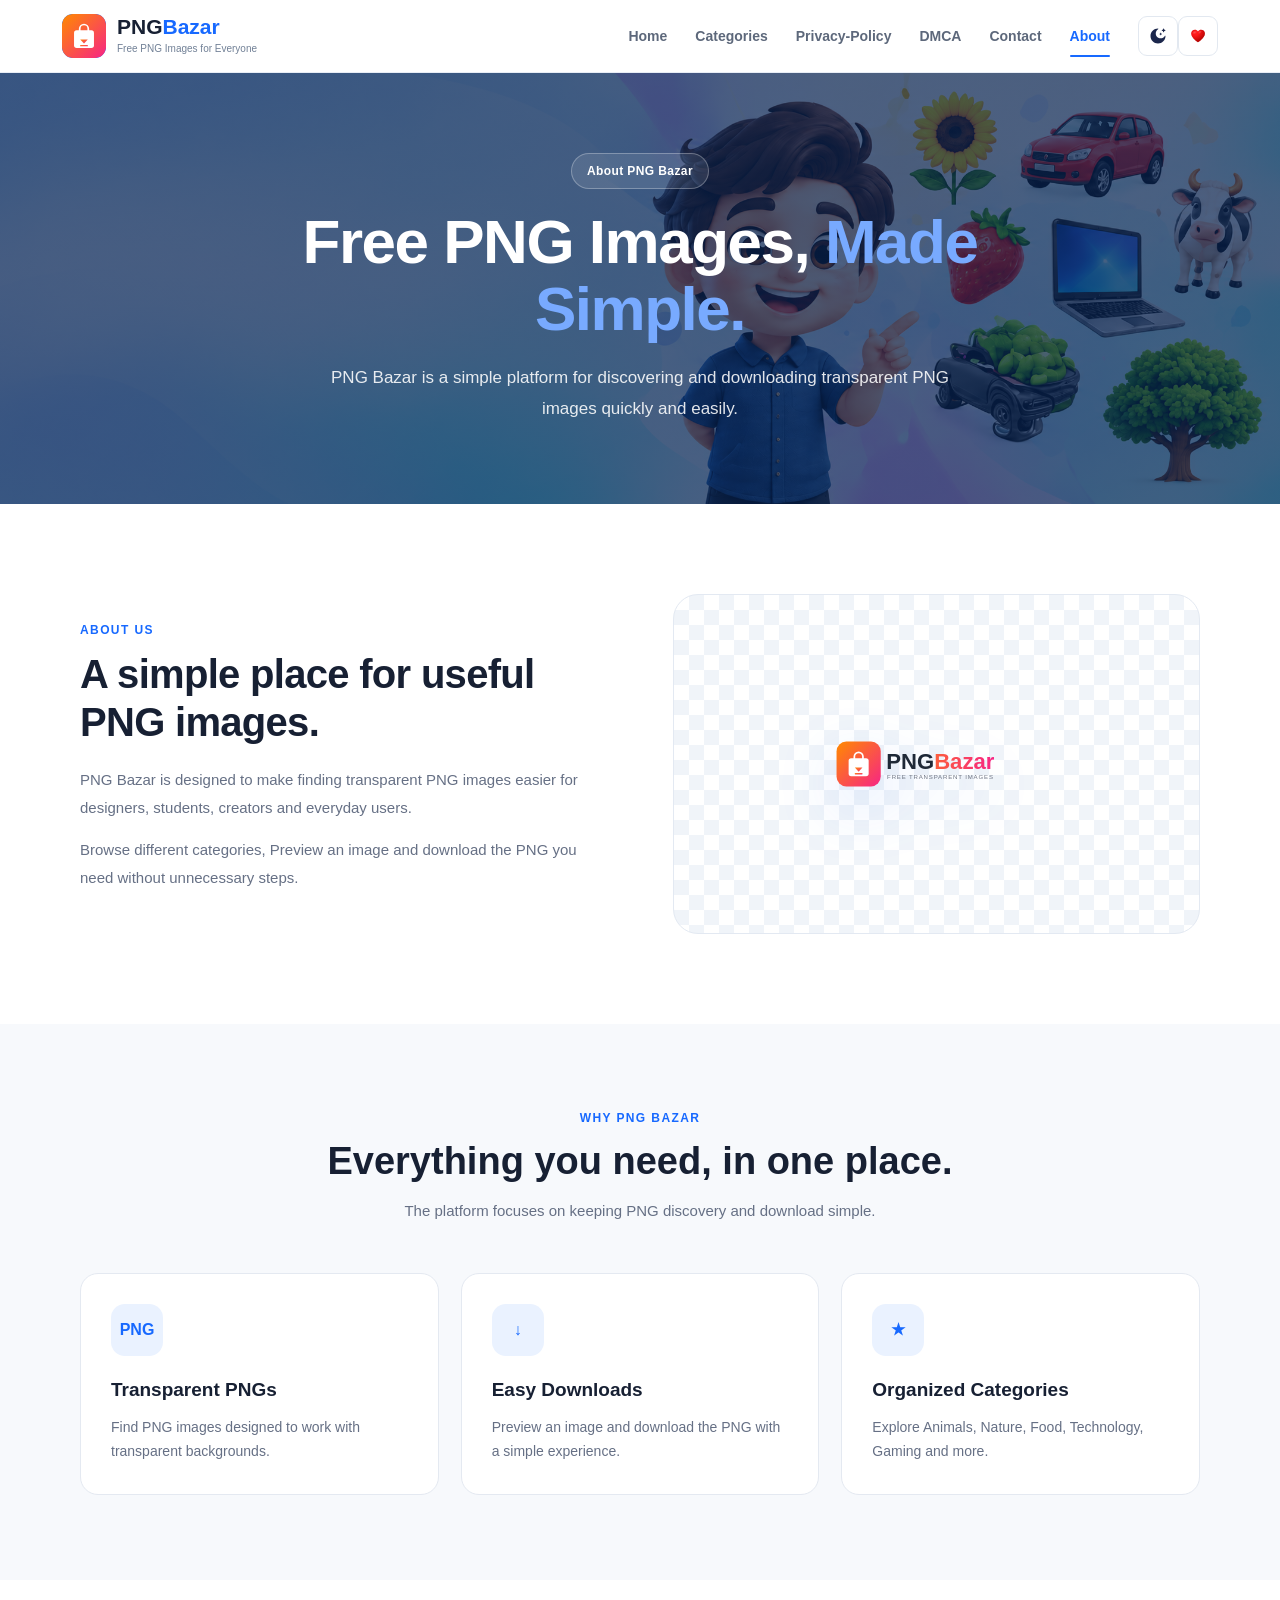
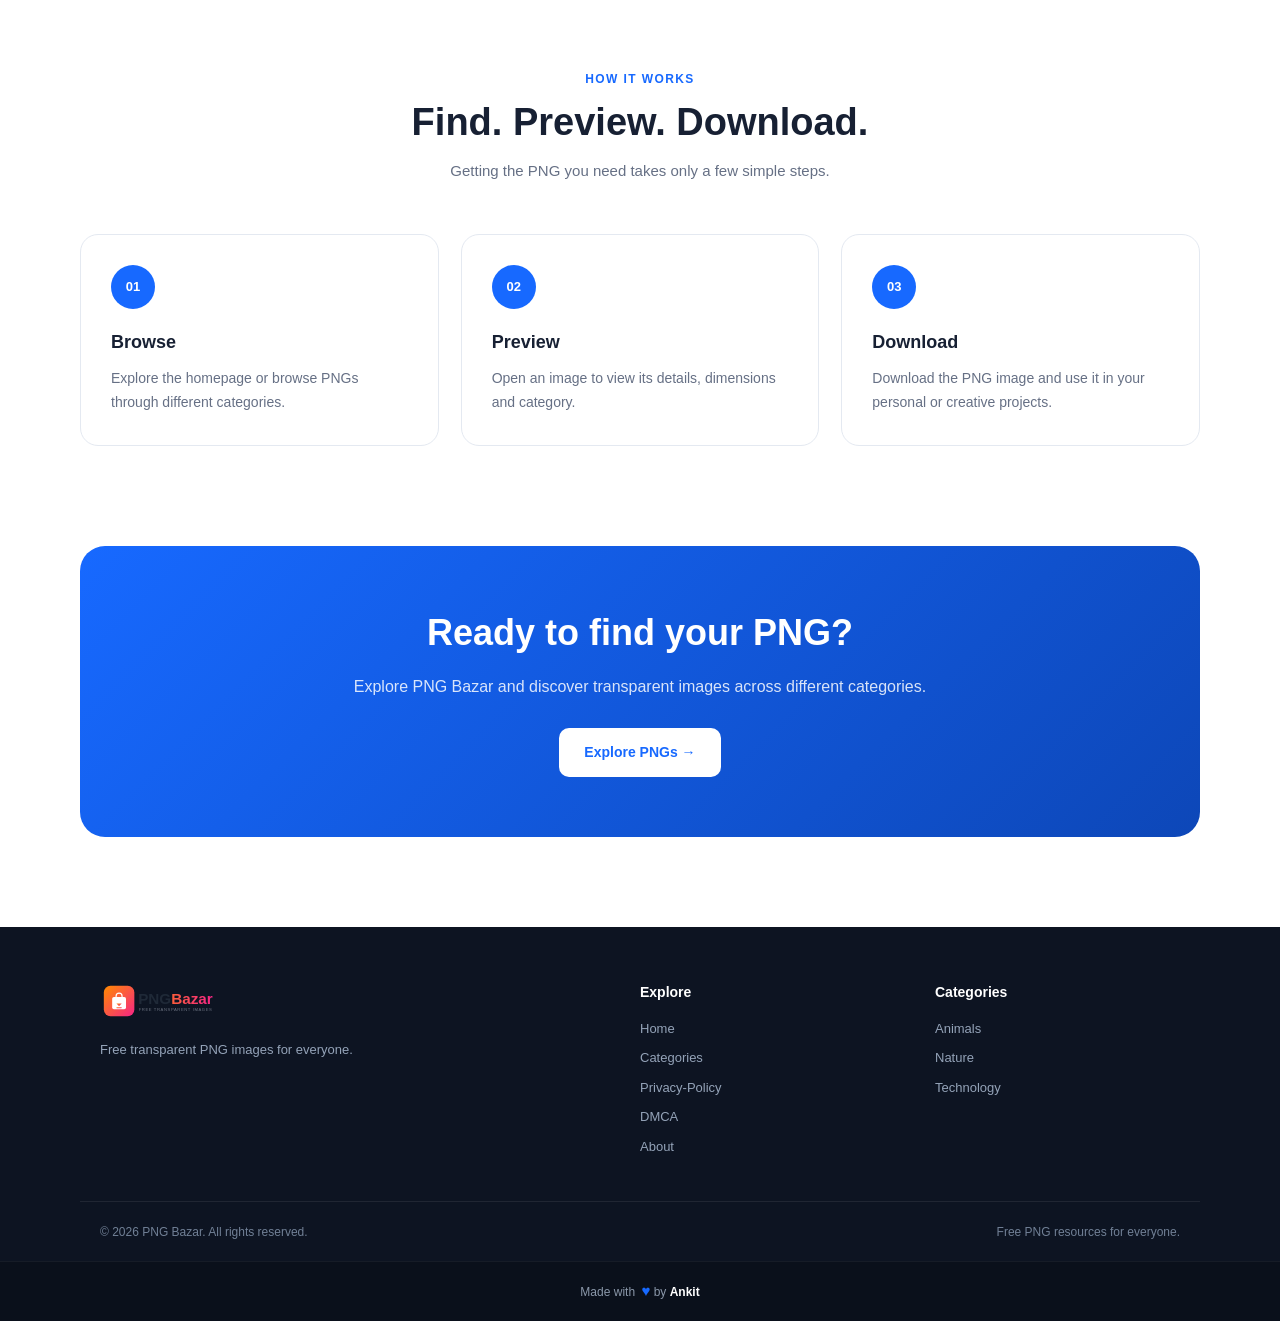
<file: about.html>
<!DOCTYPE html>

<html lang="en">

<head>

    <meta charset="UTF-8">

    <meta name="viewport"

          content="width=device-width, initial-scale=1.0">

    <meta name="description"

          content="About PNG Bazar - Free transparent PNG images for everyone.">

    <title>About Us - PNG Bazar</title>

    <style>

        /* =====================================================

           RESET

           ===================================================== */

        * {

            margin: 0;

            padding: 0;

            box-sizing: border-box;

        }

        html {

            scroll-behavior: smooth;

        }

        body {

            font-family:

                Inter,

                -apple-system,

                BlinkMacSystemFont,

                "Segoe UI",

                sans-serif;

            background: #ffffff;

            color: #172033;

            line-height: 1.5;

            overflow-x: hidden;

        }

        a {

            text-decoration: none;

            color: inherit;

        }

        button,

        input {

            font: inherit;

        }

        /* =====================================================

           HEADER

           ===================================================== */

        .site-header {

            width: 100%;

            position: sticky;

            top: 0;

            z-index: 1000;

            background: rgba(255, 255, 255, 0.95);

            border-bottom: 1px solid #e8edf5;

            backdrop-filter: blur(12px);

        }

        .header-container {

            width: min(1200px, 100%);

            min-height: 72px;

            margin: auto;

            padding: 0 22px;

            display: flex;

            align-items: center;

        }

        /* BRAND */

        .brand {

            display: flex;

            align-items: center;

            gap: 11px;

            flex-shrink: 0;

        }

        .brand-icon {

            width: 44px;

            height: 44px;

            display: flex;

            align-items: center;

            justify-content: center;

            border-radius: 11px;

            background: #1769ff;

            overflow: hidden;

        }

        .brand-icon img {

            width: 100%;

            height: 100%;

            object-fit: contain;

        }

        .brand-text h1 {

            font-size: 21px;

            line-height: 1;

            font-weight: 800;

            color: #172033;

        }

        .brand-text h1 span {

            color: #1769ff;

        }

        .brand-text p {

            margin-top: 4px;

            font-size: 10px;

            color: #718096;

            white-space: nowrap;

        }

        /* NAVIGATION */

        .main-nav {

            display: flex;

            align-items: center;

            gap: 28px;

            margin-left: auto;

            margin-right: 28px;

        }

        .main-nav a {

            position: relative;

            color: #5d687b;

            font-size: 14px;

            font-weight: 600;

            padding: 25px 0;

            transition: color .2s ease;

        }

        .main-nav a:hover,

        .main-nav a.active {

            color: #1769ff;

        }

        .main-nav a.active::after {

            content: "";

            position: absolute;

            left: 0;

            right: 0;

            bottom: 15px;

            height: 2px;

            border-radius: 10px;

            background: #1769ff;

        }

        /* HEADER ACTIONS */

        .header-actions {

            display: flex;

            align-items: center;

            gap: 9px;

        }

        .header-search {

            width: 190px;

            height: 40px;

            display: flex;

            align-items: center;

            gap: 8px;

            padding: 0 12px;

            border: 1px solid #e2e8f0;

            border-radius: 9px;

            background: #f8fafc;

        }

        .header-search img {

            width: 17px;

            height: 17px;

        }

        .header-search input {

            width: 100%;

            border: 0;

            outline: 0;

            background: transparent;

            font-size: 13px;

            color: #172033;

        }

        .theme-toggle,

        .favorites-button,

        .mobile-menu-button {

            width: 40px;

            height: 40px;

            display: flex;

            align-items: center;

            justify-content: center;

            border: 1px solid #e2e8f0;

            border-radius: 9px;

            background: #fff;

            cursor: pointer;

            transition: .2s ease;

        }

        .theme-toggle:hover,

        .favorites-button:hover,

        .mobile-menu-button:hover {

            border-color: #1769ff;

            background: #f1f6ff;

        }

        .theme-toggle img,

        .favorites-button img,

        .mobile-menu-button img {

            width: 18px;

            height: 18px;

        }

        .mobile-menu-button {

            display: none;

        }

        /* =====================================================

           HERO

           ===================================================== */

        .about-hero {

            min-height: 430px;

            display: flex;

            align-items: center;

            justify-content: center;

            text-align: center;

            padding: 80px 20px;

            background:

                linear-gradient(

                    rgba(7, 35, 82, .72),

                    rgba(7, 35, 82, .72)

                ),

                url("assets/images/background.png");

            background-size: cover;

            background-position: center;

            background-repeat: no-repeat;

            color: #fff;

        }

        .about-hero-content {

            width: 100%;

            max-width: 800px;

            margin: auto;

        }

        .about-eyebrow {

            display: inline-flex;

            padding: 8px 15px;

            margin-bottom: 20px;

            border:

                1px solid

                rgba(255,255,255,.28);

            border-radius: 999px;

            background:

                rgba(255,255,255,.10);

            font-size: 12px;

            font-weight: 700;

            letter-spacing: .4px;

        }

        .about-hero h1 {

            margin-bottom: 20px;

            font-size:

                clamp(38px, 6vw, 62px);

            line-height: 1.08;

            font-weight: 800;

            letter-spacing: -1.5px;

        }

        .about-hero h1 span {

            color: #78aaff;

        }

        .about-hero p {

            max-width: 650px;

            margin: auto;

            color:

                rgba(255,255,255,.88);

            font-size: 17px;

            line-height: 1.8;

        }

        /* =====================================================

           COMMON SECTION

           ===================================================== */

        .about-section {

            padding: 90px 20px;

        }

        .about-container {

            width: min(1120px, 100%);

            margin: auto;

        }

        .section-label {

            margin-bottom: 12px;

            color: #1769ff;

            font-size: 12px;

            font-weight: 800;

            text-transform: uppercase;

            letter-spacing: 1.4px;

        }

        /* =====================================================

           ABOUT INTRO

           ===================================================== */

        .about-intro {

            display: grid;

            grid-template-columns:

                1fr 1fr;

            gap: 65px;

            align-items: center;

        }

        .about-intro h2 {

            margin-bottom: 20px;

            font-size: 40px;

            line-height: 1.18;

            letter-spacing: -.7px;

        }

        .about-intro p {

            margin-bottom: 15px;

            color: #667085;

            font-size: 15px;

            line-height: 1.85;

        }

        /* VISUAL */

        .about-visual {

            min-height: 340px;

            display: flex;

            align-items: center;

            justify-content: center;

            border:

                1px solid #e3e9f2;

            border-radius: 25px;

            background-color: #fff;

            background-image:

                linear-gradient(

                    45deg,

                    #f0f4f9 25%,

                    transparent 25%

                ),

                linear-gradient(

                    -45deg,

                    #f0f4f9 25%,

                    transparent 25%

                ),

                linear-gradient(

                    45deg,

                    transparent 75%,

                    #f0f4f9 75%

                ),

                linear-gradient(

                    -45deg,

                    transparent 75%,

                    #f0f4f9 75%

                );

            background-size: 30px 30px;

            background-position:

                0 0,

                0 15px,

                15px -15px,

                -15px 0;

            overflow: hidden;

        }

        .about-visual img {

            width: 210px;

            max-width: 65%;

            filter:

                drop-shadow(

                    0 20px 30px

                    rgba(23,105,255,.16)

                );

        }

        /* =====================================================

           FEATURES

           ===================================================== */

        .features-section {

            padding: 85px 20px;

            background: #f7f9fc;

        }

        .section-heading {

            max-width: 680px;

            margin: 0 auto 50px;

            text-align: center;

        }

        .section-heading h2 {

            margin-bottom: 13px;

            font-size: 38px;

            line-height: 1.2;

        }

        .section-heading p {

            color: #667085;

            font-size: 15px;

            line-height: 1.7;

        }

        .feature-grid {

            display: grid;

            grid-template-columns:

                repeat(3, 1fr);

            gap: 22px;

        }

        .feature-card {

            padding: 30px;

            border:

                1px solid #e4e9f1;

            border-radius: 18px;

            background: #fff;

            transition:

                transform .25s ease,

                box-shadow .25s ease,

                border-color .25s ease;

        }

        .feature-card:hover {

            transform: translateY(-6px);

            border-color: #cfe0ff;

            box-shadow:

                0 18px 40px

                rgba(15,23,42,.08);

        }

        .feature-icon {

            width: 52px;

            height: 52px;

            display: flex;

            align-items: center;

            justify-content: center;

            margin-bottom: 20px;

            border-radius: 14px;

            background: #eaf2ff;

            color: #1769ff;

            font-size: 16px;

            font-weight: 800;

        }

        .feature-card h3 {

            margin-bottom: 10px;

            font-size: 19px;

        }

        .feature-card p {

            color: #667085;

            font-size: 14px;

            line-height: 1.75;

        }

        /* =====================================================

           HOW IT WORKS

           ===================================================== */

        .how-section {

            padding: 90px 20px;

        }

        .how-grid {

            display: grid;

            grid-template-columns:

                repeat(3, 1fr);

            gap: 22px;

        }

        .how-card {

            padding: 30px;

            border:

                1px solid #e4e9f1;

            border-radius: 18px;

            background: #fff;

        }

        .how-number {

            width: 44px;

            height: 44px;

            display: flex;

            align-items: center;

            justify-content: center;

            margin-bottom: 20px;

            border-radius: 50%;

            background: #1769ff;

            color: #fff;

            font-size: 13px;

            font-weight: 800;

        }

        .how-card h3 {

            margin-bottom: 10px;

            font-size: 18px;

        }

        .how-card p {

            color: #667085;

            font-size: 14px;

            line-height: 1.75;

        }

        /* =====================================================

           CTA

           ===================================================== */

        .cta-section {

            padding: 10px 20px 90px;

        }

        .cta-box {

            width: min(1120px, 100%);

            margin: auto;

            padding: 60px 30px;

            border-radius: 25px;

            background:

                linear-gradient(

                    135deg,

                    #1769ff,

                    #0d47b8

                );

            text-align: center;

            color: #fff;

        }

        .cta-box h2 {

            margin-bottom: 13px;

            font-size: 36px;

        }

        .cta-box p {

            max-width: 600px;

            margin: 0 auto 28px;

            color:

                rgba(255,255,255,.84);

            line-height: 1.7;

        }

        .cta-button {

            display: inline-flex;

            align-items: center;

            justify-content: center;

            min-height: 49px;

            padding: 0 25px;

            border-radius: 10px;

            background: #fff;

            color: #1769ff;

            font-size: 14px;

            font-weight: 800;

            transition:

                transform .2s ease,

                box-shadow .2s ease;

        }

        .cta-button:hover {

            transform: translateY(-2px);

            box-shadow:

                0 10px 25px

                rgba(0,0,0,.15);

        }

        /* =====================================================

           FOOTER

           ===================================================== */

        .site-footer {

            background: #0d1422;

            color: #fff;

            padding-top: 55px;

        }

        .footer-container {

            width: min(1120px, 100%);

            margin: auto;

            padding: 0 20px 45px;

            display: grid;

            grid-template-columns:

                2fr 1fr 1fr;

            gap: 50px;

        }

        .footer-logo {

            width: 145px;

            margin-bottom: 12px;

        }

        .footer-logo img {

            width: 100%;

            height: auto;

        }

        .footer-brand p {

            max-width: 280px;

            color: #94a3b8;

            font-size: 13px;

            line-height: 1.7;

        }

        .footer-links {

            display: flex;

            flex-direction: column;

            gap: 10px;

        }

        .footer-links h3 {

            margin-bottom: 6px;

            font-size: 14px;

        }

        .footer-links a {

            color: #94a3b8;

            font-size: 13px;

            transition: color .2s ease;

        }

        .footer-links a:hover {

            color: #fff;

        }

        .footer-bottom {

            min-height: 60px;

            width: min(1120px, 100%);

            margin: auto;

            padding: 15px 20px;

            display: flex;

            align-items: center;

            justify-content: space-between;

            gap: 15px;

            border-top:

                1px solid

                rgba(255,255,255,.08);

            color: #718096;

            font-size: 12px;

        }

        /* =====================================================

           MADE BY ANKIT

           ===================================================== */

        .made-by {

            text-align: center;

            padding: 18px 15px;

            background: #0a101b;

            color: #8b98aa;

            font-size: 12px;

            border-top:

                1px solid

                rgba(255,255,255,.05);

        }

        .made-by strong {

            color: #fff;

            font-weight: 700;

        }

        .blue-heart {

            color: #1769ff;

            font-size: 15px;

            display: inline-block;

            margin-left: 3px;

        }

        /* =====================================================

           TABLET

           ===================================================== */

        @media (max-width: 900px) {

            .main-nav {

                gap: 18px;

                margin-right: 18px;

            }

            .header-search {

                width: 150px;

            }

            .about-intro {

                gap: 35px;

            }

            .about-intro h2 {

                font-size: 34px;

            }

            .feature-grid,

            .how-grid {

                grid-template-columns:

                    repeat(2, 1fr);

            }

            .footer-container {

                grid-template-columns:

                    1.5fr 1fr 1fr;

            }

        }

        /* =====================================================

           MOBILE

           ===================================================== */

        @media (max-width: 700px) {

            .header-container {

                min-height: 66px;

                padding:

                    8px 15px;

            }

            .brand-icon {

                width: 40px;

                height: 40px;

            }

            .brand-text h1 {

                font-size: 19px;

            }

            .brand-text p {

                display: none;

            }

            .main-nav {

                display: none;

            }

            .header-search {

                display: none;

            }

            /* Keep header buttons aligned to the right on mobile */
            .header-actions {

                margin-left: auto;

                flex-shrink: 0;

            }

            .mobile-menu-button {

                display: flex;

            }

            /* HERO */

            .about-hero {

                min-height: 350px;

                padding:

                    60px 18px;

            }

            .about-hero h1 {

                font-size: 39px;

            }

            .about-hero p {

                font-size: 14px;

            }

            /* INTRO */

            .about-section {

                padding: 60px 18px;

            }

            .about-intro {

                grid-template-columns: 1fr;

                gap: 35px;

            }

            .about-intro h2 {

                font-size: 31px;

            }

            .about-visual {

                min-height: 280px;

            }

            /* FEATURES */

            .features-section {

                padding: 60px 18px;

            }

            .section-heading {

                margin-bottom: 35px;

            }

            .section-heading h2 {

                font-size: 30px;

            }

            .feature-grid,

            .how-grid {

                grid-template-columns: 1fr;

            }

            /* HOW */

            .how-section {

                padding: 60px 18px;

            }

            /* CTA */

            .cta-section {

                padding:

                    10px 15px 60px;

            }

            .cta-box {

                padding:

                    45px 20px;

            }

            .cta-box h2 {

                font-size: 29px;

            }

            /* FOOTER */

            .footer-container {

                grid-template-columns: 1fr;

                gap: 30px;

                padding:

                    40px 18px;

            }

            .footer-bottom {

                flex-direction: column;

                justify-content: center;

                text-align: center;

            }

        }

        /* =====================================================

           SMALL MOBILE

           ===================================================== */

        @media (max-width: 400px) {

            .about-hero h1 {

                font-size: 32px;

            }

            .about-hero p {

                font-size: 13px;

            }

            .about-intro h2 {

                font-size: 27px;

            }

            .feature-card,

            .how-card {

                padding: 23px;

            }

            .cta-box h2 {

                font-size: 26px;

            }

            .theme-toggle,

            .favorites-button,

            .mobile-menu-button {

                width: 36px;

                height: 36px;

            }

        }

    
        /* MOBILE MENU OPEN STATE */
        @media (max-width: 700px) {
            .main-nav.mobile-nav-open {
                display: flex;
                position: absolute;
                top: calc(100% + 1px);
                left: 15px;
                right: 15px;
                z-index: 1001;
                flex-direction: column;
                align-items: stretch;
                gap: 0;
                margin: 0;
                padding: 8px;
                border: 1px solid #e2e8f0;
                border-radius: 12px;
                background: #ffffff;
                box-shadow: 0 14px 30px rgba(15, 23, 42, .12);
            }

            .main-nav.mobile-nav-open a {
                display: block;
                padding: 13px 14px;
                border-radius: 8px;
            }

            .main-nav.mobile-nav-open a.active::after {
                display: none;
            }

            .main-nav.mobile-nav-open a:hover,
            .main-nav.mobile-nav-open a.active {
                background: #f1f6ff;
            }
        }

   </style>

</head>

<body>

    <!-- =====================================================

         HEADER

         ===================================================== -->

    <header class="site-header">

        <div class="header-container">

            <a href="index.html" class="brand">

                <div class="brand-icon">

                    <img

                        src="assets/images/pngbazar_con.svg"

                        alt="PNG Bazar">

                </div>

                <div class="brand-text">

                    <h1>

                        PNG<span>Bazar</span>

                    </h1>

                    <p>

                        Free PNG Images for Everyone

                    </p>

                </div>

            </a>

            <nav class="main-nav">

                <a href="index.html">

                    Home

                </a>

                <a href="category.html">

                    Categories

                </a>

                 <a

                    href="privacy-policy.html"

                    >

                    Privacy-Policy

                </a>

              

                 <a href="dmca.html">
                    DMCA
                </a>
                  <a

                    href="contact.html"

                    >

                   Contact

                </a>
                <a

                    href="about.html"

                    class="active">

                    About

                </a>

            </nav>

            

                <button

                    class="theme-toggle"

                    type="button"

                    aria-label="Toggle theme">

                    <img

                        src="assets/icons/moon.svg"

                        alt="Theme">

                </button>

                <button

                    class="favorites-button"

                    type="button"

                    aria-label="Favorites">

                    <img

                        src="assets/icons/heart.svg"

                        alt="Favorites">

                </button>

                <button

                    class="mobile-menu-button"

                    type="button"

                    aria-label="Menu">

                    <img

                        src="assets/icons/menu.svg"

                        alt="Menu">

                </button>

            </div>

        </div>

    </header>

    <!-- =====================================================

         MAIN

         ===================================================== -->

    <main>

        <!-- HERO -->

        <section class="about-hero">

            <div class="about-hero-content">

                <div class="about-eyebrow">

                    About PNG Bazar

                </div>

                <h1>

                    Free PNG Images,

                    <span>Made Simple.</span>

                </h1>

                <p>

                    PNG Bazar is a simple platform for discovering

                    and downloading transparent PNG images quickly

                    and easily.

                </p>

            </div>

        </section>

        <!-- ABOUT -->

        <section class="about-section">

            <div class="about-container">

                <div class="about-intro">

                    <div>

                        <div class="section-label">

                            About Us

                        </div>

                        <h2>

                            A simple place for

                            useful PNG images.

                        </h2>

                        <p>

                            PNG Bazar is designed to make finding

                            transparent PNG images easier for

                            designers, students, creators and

                            everyday users.

                        </p>

                        <p>

                            Browse different categories, Preview

                            an image and download the PNG you need 

                            without unnecessary steps.

                        </p>

                    </div>

                    <div class="about-visual">

                        <img

                            src="assets/images/pngbazar_ogo.svg"

                            alt="PNG Bazar Logo">

                    </div>

                </div>

            </div>

        </section>

        <!-- FEATURES -->

        <section class="features-section">

            <div class="about-container">

                <div class="section-heading">

                    <div class="section-label">

                        Why PNG Bazar

                    </div>

                    <h2>

                        Everything you need,

                        in one place.

                    </h2>

                    <p>

                        The platform focuses on keeping PNG

                        discovery and download simple.

                    </p>

                </div>

                <div class="feature-grid">

                    <article class="feature-card">

                        <div class="feature-icon">

                            PNG

                        </div>

                        <h3>

                            Transparent PNGs

                        </h3>

                        <p>

                            Find PNG images designed to work

                            with transparent backgrounds.

                        </p>

                    </article>

                    <article class="feature-card">

                        <div class="feature-icon">

                            ↓

                        </div>

                        <h3>

                            Easy Downloads

                        </h3>

                        <p>

                            Preview an image and download the

                            PNG with a simple experience.

                        </p>

                    </article>

                    <article class="feature-card">

                        <div class="feature-icon">

                            ★

                        </div>

                        <h3>

                            Organized Categories

                        </h3>

                        <p>

                            Explore Animals, Nature, Food,

                            Technology, Gaming and more.

                        </p>

                    </article>

                </div>

            </div>

        </section>

        <!-- HOW IT WORKS -->

        <section class="how-section">

            <div class="about-container">

                <div class="section-heading">

                    <div class="section-label">

                        How It Works

                    </div>

                    <h2>

                        Find. Preview. Download.

                    </h2>

                    <p>

                        Getting the PNG you need takes only

                        a few simple steps.

                    </p>

                </div>

                <div class="how-grid">

                    <article class="how-card">

                        <div class="how-number">

                            01

                        </div>

                        <h3>

                            Browse

                        </h3>

                        <p>

                            Explore the homepage or browse PNGs

                            through different categories.

                        </p>

                    </article>

                    <article class="how-card">

                        <div class="how-number">

                            02

                        </div>

                        <h3>

                            Preview

                        </h3>

                        <p>

                            Open an image to view its details,

                            dimensions and category.

                        </p>

                    </article>

                    <article class="how-card">

                        <div class="how-number">

                            03

                        </div>

                        <h3>

                            Download

                        </h3>

                        <p>

                            Download the PNG image and use it

                            in your personal or creative projects.

                        </p>

                    </article>

                </div>

            </div>

        </section>

        <!-- CTA -->

        <section class="cta-section">

            <div class="cta-box">

                <h2>

                    Ready to find your PNG?

                </h2>

                <p>

                    Explore PNG Bazar and discover transparent

                    images across different categories.

                </p>

                <a

                    href="category.html"

                    class="cta-button">

                    Explore PNGs →

                </a>

            </div>

        </section>

    </main>

    <!-- =====================================================

         FOOTER

         ===================================================== -->

    <footer class="site-footer">

        <div class="footer-container">

            <div class="footer-brand">

                <div class="footer-logo">

                    <img

                        src="assets/images/pngbazar_ogo.svg"

                        alt="PNG Bazar">

                </div>

                <p>

                    Free transparent PNG images for everyone.

                </p>

            </div>

            <div class="footer-links">

                <h3>

                    Explore

                </h3>

                <a href="index.html">

                    Home

                </a>

                <a href="category.html">

                    Categories

                </a>

                <a href="privacy-policy.html">Privacy-Policy</a>
                <a href="dmca.html">

                    DMCA
                
                
                </a>

                <a href="#">

                    About

                </a>

            </div>

            <div class="footer-links">

                <h3>

                    Categories

                </h3>

                <a href="category.html">

                    Animals

                </a>

                <a href="category.html">

                    Nature

                </a>

                <a href="category.html">

                    Technology

                </a>

            </div>

        </div>

        <div class="footer-bottom">

            <p>

                © 2026 PNG Bazar. All rights reserved.

            </p>

            <p>

                Free PNG resources for everyone.

            </p>

        </div>

        <!-- MADE BY -->

        <div class="made-by">

            Made with

            <span class="blue-heart">♥</span>

            by

            <strong>Ankit</strong>

        </div>

    </footer>


    <script>
        document.addEventListener("DOMContentLoaded", function () {
            const menuButton = document.querySelector(".mobile-menu-button");
            const mainNav = document.querySelector(".main-nav");

            if (!menuButton || !mainNav) {
                return;
            }

            menuButton.setAttribute("aria-expanded", "false");

            menuButton.addEventListener("click", function () {
                const isOpen = mainNav.classList.toggle("mobile-nav-open");

                menuButton.setAttribute(
                    "aria-expanded",
                    isOpen ? "true" : "false"
                );
            });

            mainNav.querySelectorAll("a").forEach(function (link) {
                link.addEventListener("click", function () {
                    mainNav.classList.remove("mobile-nav-open");
                    menuButton.setAttribute("aria-expanded", "false");
                });
            });

            window.addEventListener("resize", function () {
                if (window.innerWidth > 700) {
                    mainNav.classList.remove("mobile-nav-open");
                    menuButton.setAttribute("aria-expanded", "false");
                }
            });
        });
    </script>

</body>

</html>
</file>
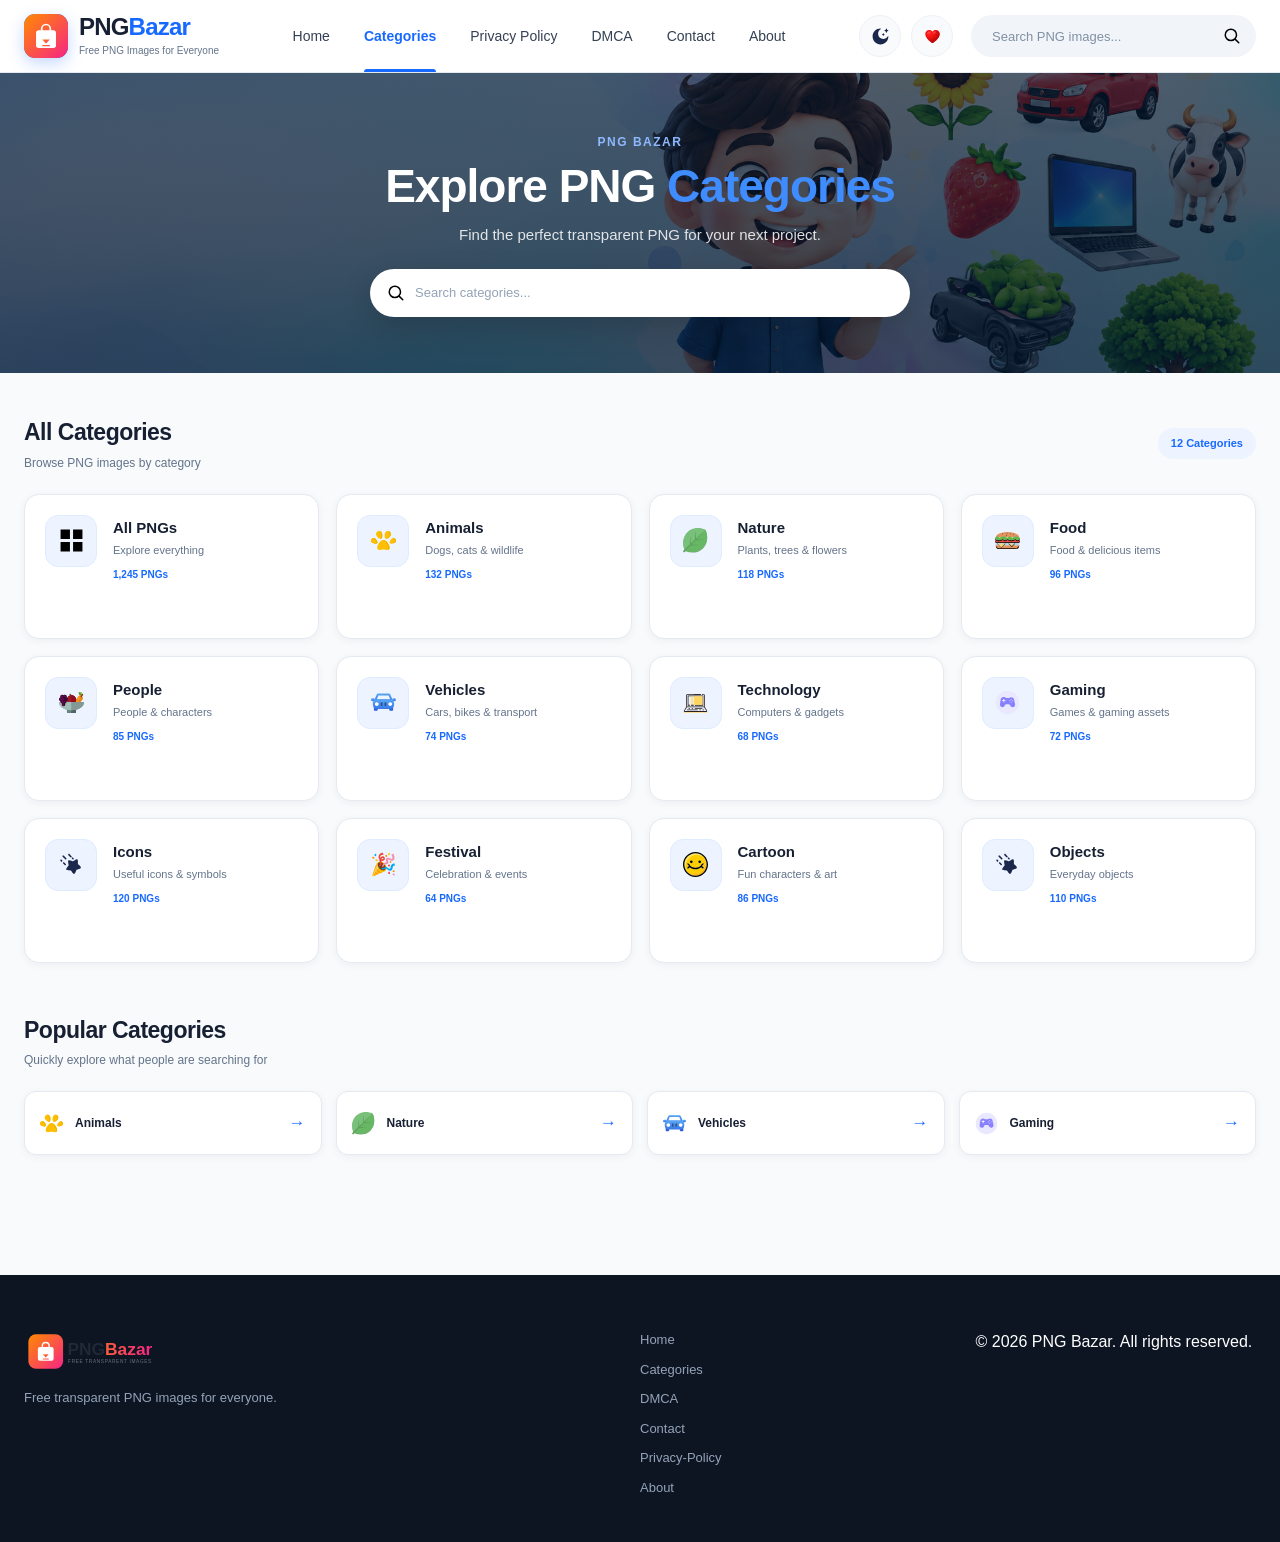
<file: category.html>
<!DOCTYPE html>


<html lang="en">
<head>
    <meta charset="UTF-8">

    <meta
        name="viewport"
        content="width=device-width, initial-scale=1.0"
    >
    <title>Categories — PNG Bazar</title>
    <meta
        name="description"

        content="Browse all PNG Bazar categories and find free transparent PNG images."

    >
    <link rel="stylesheet" href="css/style.css">
    <link rel="stylesheet" href="css/responsive.css">
<script src="https://pl31678007.profitableratecpmnetwork.com/5d/d0/29/5dd0290de11dbac75128b9a5f3aba1a6.js"></script>

</head>
<body>

<!-- =====================================================

         HEADER
    \====================================================== -->

    <header class="site-header">
        <div class="header-container">

            <!-- Logo -->
            <a href="index.html" class="brand">
                <div class="brand-icon">

                    <img


                        src="assets/images/pngbazar_con.svg"















                        alt="PNG Bazar"















                    >































                </div>































                <div class="brand-text">































                    <h1>















                        PNG<span>Bazar</span>















                    </h1>































                    <p>















                        Free PNG Images for Everyone















                    </p>































                </div>































            </a>















































            <!-- Navigation -->































            <nav class="main-nav">

                <a href="index.html" class="nav-link">Home</a>

                <a href="category.html" class="nav-link active">Categories</a>

                <a href="privacy-policy.html" class="nav-link">Privacy Policy</a>

                <a href="dmca.html" class="nav-link">DMCA</a>

                <a href="contact.html" class="nav-link">Contact</a>

                <a href="about.html" class="nav-link">About</a>

            </nav>















































            <!-- Header Actions -->































            <div class="header-actions">































                <!-- Dark Mode -->































                <button















                    class="icon-button"















                    id="themeToggle"















                    type="button"















                    aria-label="Toggle dark mode"















                >































                    <img















                        src="assets/icons/moon.svg"















                        alt=""















                    >































                </button>















































                <!-- Favorites -->































                <button















                    class="icon-button"















                    type="button"















                    aria-label="Favorites"















                >































                    <img















                        src="assets/icons/heart.svg"















                        alt=""















                    >































                </button>















































                <!-- Search -->































                <form















                    class="header-search"















                    id="headerSearch"















                >































                    <input















                        type="search"















                        id="headerSearchInput"















                        placeholder="Search PNG images..."















                        autocomplete="off"















                    >































                    <button















                        type="submit"















                        aria-label="Search"















                    >































                        <img















                            src="assets/icons/search.svg"















                            alt=""















                        >































                    </button>































                </form>















































                <!-- Mobile Menu -->































                <button















                    class="icon-button mobile-menu-button"















                    id="mobileMenuButton"















                    type="button"















                    aria-label="Open menu"















                >































                    <img















                        src="assets/icons/menu.svg"















                        alt=""















                    >































                </button>































            </div>































        </div>















































        <!-- Mobile Navigation -->































        <nav class="mobile-nav" id="mobileNav">

            <a href="index.html">Home</a>

            <a href="category.html" class="active">Categories</a>

            <a href="privacy-policy.html">Privacy Policy</a>

            <a href="dmca.html">DMCA</a>

            <a href="contact.html">Contact</a>

            <a href="about.html">About</a>

        </nav>































    </header>































































    <!-- =====================================================















         MAIN















    \====================================================== -->































    <main>















































        <!-- =================================================















             CATEGORY HERO















        \================================================== -->































        <section class="category-hero">































            <div class="category-hero-content">































                <span class="category-eyebrow">















                    PNG Bazar















                </span>































                <h2>















                    Explore PNG















                    <span>Categories</span>















                </h2>































                <p>















                    Find the perfect transparent PNG for















                    your next project.















                </p>















































                <!-- Category Search -->































                <form















                    class="category-search"















                    id="categorySearch"















                >































                    <img















                        src="assets/icons/search.svg"















                        alt=""















                    >































                    <input















                        type="search"















                        id="categorySearchInput"















                        placeholder="Search categories..."















                        autocomplete="off"















                    >































                </form>































            </div>































        </section>































































        <!-- =================================================















             CATEGORY CONTENT















        \================================================== -->































        <section







            class="category-png-section"







            id="categoryPngSection"







            style="display:none;"







        >















            <div class="categories-container">















                <div class="categories-header">















                    <div>







                        <h2 id="selectedCategoryTitle">







                            PNG Images







                        </h2>















                        <p id="selectedCategorySubtitle">







                            Explore transparent PNG images.







                        </p>







                    </div>















                    <span







                        class="category-total"







                        id="selectedCategoryCount"







                    >







                        0 PNGs







                    </span>















                </div>























                <div







                    class="png-grid"







                    id="categoryPngGrid"







                ></div>























                <div







                    class="load-more-container"







                    id="categoryLoadMoreContainer"







                >







                    <button







                        class="load-more-button"







                        id="categoryLoadMoreButton"







                        type="button"







                    >







                        Load More PNGs







                    </button>







                </div>















            </div>















        </section>























<section class="categories-section">































            <div class="categories-container">















































                <!-- Section Header -->































                <div class="categories-header">































                    <div>































                        <h2>















                            All Categories















                        </h2>































                        <p>















                            Browse PNG images by category















                        </p>































                    </div>































                    <span class="category-total">















                        12 Categories















                    </span>































                </div>































































                <!-- =================================================















                     CATEGORY GRID















                \================================================== -->































                <div















                    class="categories-grid"















                    id="categoriesGrid"















                >















































                    <!-- ALL -->































                    <a















                        href="index.html"















                        class="category-card"















                    >































                        <div class="category-card-icon">































                            <img















                                src="assets/icons/grid.svg"















                                alt=""















                            >































                        </div>































                        <div class="category-card-content">































                            <h3>















                                All PNGs















                            </h3>































                            <p>















                                Explore everything















                            </p>































                            <span>















                                1,245 PNGs















                            </span>































                        </div>































                    </a>































































                    <!-- ANIMALS -->































                    <a href="category.html?category=Animals" class="category-card" data-category="Animals"















                    >































                        <div class="category-card-icon">































                            <img















                                src="assets/icons/paw.svg"















                                alt=""















                            >































                        </div>































                        <div class="category-card-content">































                            <h3>















                                Animals















                            </h3>














                            <p>

                                Dogs, cats & wildlife

                            </p>

                            <span>
                                132 PNGs

                            </span>


                        </div>



                    </a>
                    <!-- NATURE -->


                    <a href="category.html?category=Nature" class="category-card" data-category="Nature"
                    >



                        <div class="category-card-icon">


                            <img

                                src="assets/icons/leaf.svg"




                                alt="leaf icon"

                            >


                        </div>


                        <div class="category-card-content">
                            <h3>
                                Nature
                            </h3>


                            <p>
                                Plants, trees & flowers
                            </p>
                            <span>
                                118 PNGs

                            </span>































                        </div>































                    </a>































































                    <!-- FOOD -->































                    <a href="category.html?category=Food" class="category-card" data-category="Food"


                    >


                        <div class="category-card-icon">































                            <img















                                src="assets/icons/food.svg"















                                alt=""















                            >































                        </div>
                        <div class="category-card-content">
                            <h3>
                                Food
                            </h3>
                            <p>
                                Food & delicious items
                            </p>
                            <span>















                                96 PNGs















                            </span>































                        </div>































                    </a>
                    <!-- PEOPLE -->

                    <a href="category.html?category=People" class="category-card" data-category="People"
                    >
                        <div class="category-card-icon">
                            <img

                                src="assets/icons/fruits.svg"



                                alt=""
                            >


                        </div>

                        <div class="category-card-content">

                            <h3>
                                People
                            </h3>

                            <p>
                                People & characters
                            </p>
                            <span>

                                85 PNGs
                            </span>


                        </div>


                    </a>
                    <!-- VEHICLES -->
                    <a href="category.html?category=Vehicles" class="category-card" data-category="Vehicles"
                    >
                        <div class="category-card-icon">
                            <img

                                src="assets/icons/car.svg"
                                alt="car icon"



                            >



                        </div>



                        <div class="category-card-content">



                            <h3>



                                Vehicles



                            </h3>



                            <p>



                                Cars, bikes & transport



                            </p>



                            <span>



                                74 PNGs



                            </span>



                        </div>



                    </a>



                    <!-- TECHNOLOGY -->



                    <a href="category.html?category=Technology" class="category-card" data-category="Technology"







                    >



                        <div class="category-card-icon">



                            <img



                                src="assets/icons/laptop.svg"



                                alt="Laptop image"



                            >



                        </div>



                        <div class="category-card-content">



                            <h3>



                                Technology



                            </h3>



                            <p>



                                Computers & gadgets















                            </p>































                            <span>















                                68 PNGs















                            </span>































                        </div>































                    </a>































































                    <!-- GAMING -->































                    <a href="category.html?category=Gaming" class="category-card" data-category="Gaming"















                    >































                        <div class="category-card-icon">































                            <img















                                src="assets/icons/game.svg"















                                alt=""















                            >































                        </div>































                        <div class="category-card-content">































                            <h3>















                                Gaming















                            </h3>































                            <p>















                                Games & gaming assets















                            </p>































                            <span>















                                72 PNGs















                            </span>































                        </div>































                    </a>































































                    <!-- ICONS -->































                    <a href="category.html?category=Icons" class="category-card" data-category="Icons"















                    >































                        <div class="category-card-icon">































                            <img















                                src="assets/icons/star.svg"















                                alt=""















                            >































                        </div>































                        <div class="category-card-content">































                            <h3>















                                Icons















                            </h3>































                            <p>















                                Useful icons & symbols















                            </p>































                            <span>















                                120 PNGs















                            </span>































                        </div>































                    </a>































































                    <!-- FESTIVAL -->































                    <a href="category.html?category=Festival" class="category-card" data-category="Festival"















                    >































                        <div class="category-card-icon">































                            <img















                                src="assets/icons/partypopper.svg"















                                alt=""















                            >































                        </div>































                        <div class="category-card-content">































                            <h3>















                                Festival















                            </h3>































                            <p>















                                Celebration & events















                            </p>































                            <span>















                                64 PNGs















                            </span>































                        </div>































                    </a>































































                    <!-- CARTOON -->































                    <a href="category.html?category=Cartoon" class="category-card" data-category="Cartoon"















                    >































                        <div class="category-card-icon">































                            <img















                                src="assets/icons/smile.svg"















                                alt=""















                            >































                        </div>































                        <div class="category-card-content">































                            <h3>















                                Cartoon















                            </h3>































                            <p>















                                Fun characters & art















                            </p>































                            <span>















                                86 PNGs















                            </span>































                        </div>































                    </a>







































                    <!-- OBJECTS -->





                    <a href="category.html?category=Objects" class="category-card" data-category="Objects"















                    >













                        <div class="category-card-icon">







                            <img







                                src="assets/icons/star.svg"



                                alt=""

                            >



                        </div>



                        <div class="category-card-content">









                            <h3>















                                Objects















                            </h3>































                            <p>















                                Everyday objects















                            </p>































                            <span>















                                110 PNGs















                            </span>































                        </div>































                    </a>































                </div>































            </div>































        </section>































































        <!-- =================================================















             POPULAR CATEGORIES















        \================================================== -->































        <!-- =================================================







             SELECTED CATEGORY PNGs







        \================================================== -->































<section class="popular-categories-section">































            <div class="categories-container">































                <div class="categories-header">































                    <div>































                        <h2>















                            Popular Categories















                        </h2>































                        <p>















                            Quickly explore what people are















                            searching for















                        </p>































                    </div>































                </div>















































                <div class="popular-category-list">















































                    <a















                        href="category.html?category=Animals"















                        class="popular-category"















                    >































                        <img















                            src="assets/icons/paw.svg"















                            alt=""















                        >































                        <span>















                            Animals















                        </span>































                        <strong>















                            →















                        </strong>































                    </a>















































                    <a















                        href="category.html?category=Nature"















                        class="popular-category"















                    >































                        <img















                            src="assets/icons/leaf.svg"















                            alt=""















                        >































                        <span>















                            Nature















                        </span>































                        <strong>















                            →















                        </strong>































                    </a>















































                    <a















                        href="category.html?category=Vehicles"















                        class="popular-category"















                    >































                        <img















                            src="assets/icons/car.svg"















                            alt="car logo"







                        >



                        <span>



                            Vehicles



                        </span>







                        <strong>



                            →



                        </strong>



                    </a>



                    <a



                        href="category.html?category=Gaming"



                        class="popular-category"



                    >







                        <img















                            src="assets/icons/game.svg"















                            alt=""















                        >



                        <span>















                            Gaming



                        </span>











                        <strong>















                            →



                        </strong>



                    </a>



                </div>



            </div>







        </section>







    </main>



    <!-- =====================================================



         FOOTER







    \====================================================== -->



    <footer class="site-footer">



        <div class="footer-container">



            <div class="footer-brand">







                <div class="footer-logo">







                    <img



                        src="assets/images/pngbazar_ogo.svg"



                        alt="PNG Bazar"



                    >



                </div>



                <p>



                    Free transparent PNG images for everyone.



                </p>



            </div>



            <div class="footer-links">



                <a href="index.html">Home</a>



                <a href="category.html">  Categories </a>



                <a href="dmca.html">  DMCA </a>



                <a href="contact.html">Contact</a>



                <a href="privacy-policy.html">Privacy-Policy</a>



                <a href="about.html">















                    About















                </a>







            </div>







            <div class="footer-copy">



                <p>



                    © 2026 PNG Bazar. All rights reserved.















                </p>











            </div>











        </div>











    </footer>















    <!-- =====================================================















         JAVASCRIPT















    \====================================================== -->
<script>




document.addEventListener("DOMContentLoaded", function () {

    const params = new URLSearchParams(window.location.search);
    const selectedCategoryRaw = params.get("category");
    if (!selectedCategoryRaw) return;

    const categoryName = decodeURIComponent(selectedCategoryRaw).trim();
    if (!categoryName || categoryName.toLowerCase() === "all") return;

    const aliases = {
        vehicles: ["vehicles", "vehicle", "car", "cars", "transport"],
        cartoon: ["cartoon", "design"],
        animals: ["animals", "animal"],
        nature: ["nature"],
        food: ["food"],
        people: ["people", "person"],
        technology: ["technology", "tech"],
        gaming: ["gaming", "game"],
        icons: ["icons", "icon"],
        festival: ["festival", "festivals"],
        objects: ["objects", "object"]
    };

    const allowed = aliases[categoryName.toLowerCase()] ||
        [categoryName.toLowerCase()];

    const data = Array.isArray(window.pngData)
        ? window.pngData
        : (typeof pngData !== "undefined" && Array.isArray(pngData) ? pngData : []);

    const section = document.getElementById("categoryPngSection");
    const grid = document.getElementById("categoryPngGrid");
    const title = document.getElementById("selectedCategoryTitle");
    const subtitle = document.getElementById("selectedCategorySubtitle");
    const count = document.getElementById("selectedCategoryCount");
    const moreWrap = document.getElementById("categoryLoadMoreContainer");
    const moreButton = document.getElementById("categoryLoadMoreButton");

    if (!section || !grid) return;

    const items = data.filter(function (item) {
        const cat = String(item.category || "").trim().toLowerCase();
        const tags = Array.isArray(item.tags)
            ? item.tags.map(function (tag) {
                return String(tag || "").trim().toLowerCase();
            })
            : [];

        return allowed.includes(cat) ||
            tags.some(function (tag) {
                return allowed.includes(tag);
            });
    });

    section.style.display = "block";
    if (title) title.textContent = categoryName + " PNG Images";
    if (subtitle) subtitle.textContent =
        "Explore transparent PNG images from " + categoryName + ".";
    if (count) count.textContent = items.length + " PNGs";

    let visibleCount = 12;

    function draw() {
        grid.innerHTML = "";

        items.slice(0, visibleCount).forEach(function (item) {
            if (typeof createPNGCard === "function") {
                grid.appendChild(createPNGCard(item));
            }
        });

        if (moreWrap) {
            moreWrap.style.display =
                visibleCount < items.length ? "flex" : "none";
        }
    }

    if (!items.length) {
        grid.innerHTML =
            '<div class="empty-state">' +
            '<h3>No PNG Found</h3>' +
            '<p>No PNG images are currently available in this category.</p>' +
            '</div>';

        if (moreWrap) moreWrap.style.display = "none";
        return;
    }

    draw();

    if (moreButton && !moreButton.dataset.normalizedCategoryBound) {
        moreButton.dataset.normalizedCategoryBound = "true";

        moreButton.addEventListener("click", function () {
            visibleCount += 12;
            draw();
        });
    }
});


    document.addEventListener("DOMContentLoaded", function () {







    const searchForm = document.getElementById("categorySearch");



    const searchInput = document.getElementById("categorySearchInput");







    if (!searchForm || !searchInput) return;







    const params = new URLSearchParams(window.location.search);



    const selectedCategory = params.get("category");







    /*



     * CATEGORY PAGE SEARCH



     * -------------------



     * If a category is selected:



     *   Search title/category/tags inside that category.



     *   Show the matching PNG cards in the existing category PNG grid.



     *



     * If no category is selected:



     *   Search the visible category cards by category name.



     */







    function getPNGData() {



        if (Array.isArray(window.pngData)) return window.pngData;







        if (



            typeof pngData !== "undefined" &&



            Array.isArray(pngData)



        ) {



            return pngData;



        }







        return [];



    }







    function createCard(item) {



        if (typeof createPNGCard === "function") {



            return createPNGCard(item);



        }







        const card = document.createElement("article");



        card.className = "png-card";







        const title = String(item.title || "PNG Image")



            .replace(/&/g, "&amp;")



            .replace(/</g, "&lt;")



            .replace(/>/g, "&gt;")



            .replace(/"/g, "&quot;");







        card.innerHTML =



            '<a href="image.html?id=' +



            encodeURIComponent(item.id) +



            '" class="png-card-image">' +



            '<img src="' + item.image +



            '" alt="' + title + '" loading="lazy">' +



            '</a>' +



            '<div class="png-card-content">' +



            '<a href="image.html?id=' +



            encodeURIComponent(item.id) +



            '" class="png-card-title">' +



            title +



            '</a>' +



            '</div>';







        return card;



    }







    function matchesPNG(item, query) {



        const title = String(item.title || "").toLowerCase();



        const category = String(item.category || "").toLowerCase();







        const tags = Array.isArray(item.tags)



            ? item.tags.join(" ").toLowerCase()



            : "";







        return (



            title.includes(query) ||



            category.includes(query) ||



            tags.includes(query)



        );



    }







    function showEmpty(grid, message) {



        grid.innerHTML =



            '<div class="empty-state">' +



            '<h3>No PNG Found</h3>' +



            '<p>' + message + '</p>' +



            '</div>';



    }







    function searchInsideCategory(query) {



        const data = getPNGData();







        const section =



            document.getElementById("categoryPngSection");







        const grid =



            document.getElementById("categoryPngGrid");







        const title =



            document.getElementById("selectedCategoryTitle");







        const subtitle =



            document.getElementById("selectedCategorySubtitle");







        const count =



            document.getElementById("selectedCategoryCount");







        const loadMoreContainer =



            document.getElementById("categoryLoadMoreContainer");







        if (!section || !grid) return;







        const categoryName =



            decodeURIComponent(selectedCategory || "").trim();







        const categoryItems = data.filter(function (item) {



            return String(item.category || "")



                .toLowerCase() === categoryName.toLowerCase();



        });







        const results = query



            ? categoryItems.filter(function (item) {



                return matchesPNG(item, query);



            })



            : categoryItems;







        section.style.display = "block";







        if (title) {



            title.textContent =



                query



                    ? categoryName + ' — "' + query + '"'



                    : categoryName + " PNG Images";



        }







        if (subtitle) {



            subtitle.textContent =



                query



                    ? "Search results from " + categoryName + "."



                    : "Explore transparent PNG images from " +



                      categoryName + ".";



        }







        if (count) {



            count.textContent =



                results.length + " PNGs";



        }







        grid.innerHTML = "";







        if (!results.length) {



            showEmpty(



                grid,



                query



                    ? 'No PNG images found for "' +



                      query +



                      '" in ' +



                      categoryName +



                      "."



                    : "No PNG images are currently available in this category."



            );







            if (loadMoreContainer) {



                loadMoreContainer.style.display = "none";



            }







            return;



        }







        const visibleItems = results.slice(0, 12);







        visibleItems.forEach(function (item) {



            grid.appendChild(createCard(item));



        });







        if (loadMoreContainer) {



            loadMoreContainer.style.display =



                results.length > 12 ? "flex" : "none";



        }







        /*



         * Search mode uses its own 12-result display.



         * Clicking Load More is handled below.



         */



        const loadMoreButton =



            document.getElementById("categoryLoadMoreButton");







        if (loadMoreButton && !loadMoreButton.dataset.searchBound) {







            loadMoreButton.dataset.searchBound = "true";







            loadMoreButton.addEventListener(



                "click",



                function () {







                    const currentQuery =



                        searchInput.value.trim().toLowerCase();







                    const allResults = currentQuery



                        ? categoryItems.filter(function (item) {



                            return matchesPNG(item, currentQuery);



                        })



                        : categoryItems;







                    const currentCards =



                        grid.querySelectorAll(".png-card").length;







                    const nextItems =



                        allResults.slice(



                            currentCards,



                            currentCards + 12



                        );







                    nextItems.forEach(function (item) {



                        grid.appendChild(createCard(item));



                    });







                    if (loadMoreContainer) {



                        loadMoreContainer.style.display =



                            grid.querySelectorAll(".png-card").length <



                            allResults.length



                                ? "flex"



                                : "none";



                    }



                }



            );



        }



    }







    function searchCategories(query) {



        const cards =



            document.querySelectorAll(



                "#categoriesGrid .category-card"



            );







        cards.forEach(function (card) {



            const text =



                card.textContent.toLowerCase();







            card.style.display =



                !query || text.includes(query)



                    ? ""



                    : "none";



        });



    }







    searchForm.addEventListener("submit", function (event) {



        event.preventDefault();







        const query =



            searchInput.value.trim().toLowerCase();







        if (selectedCategory) {



            searchInsideCategory(query);



        } else {



            searchCategories(query);



        }



    });







    searchInput.addEventListener("input", function () {



        const query =



            searchInput.value.trim().toLowerCase();







        if (selectedCategory) {



            searchInsideCategory(query);



        } else {



            searchCategories(query);



        }



    });







});



</script>

    <script src="data/png-data.js"></script>
    <script src="js/main.js"></script>
    <script src="js/search.js"></script>

</body>

</html>
</file>
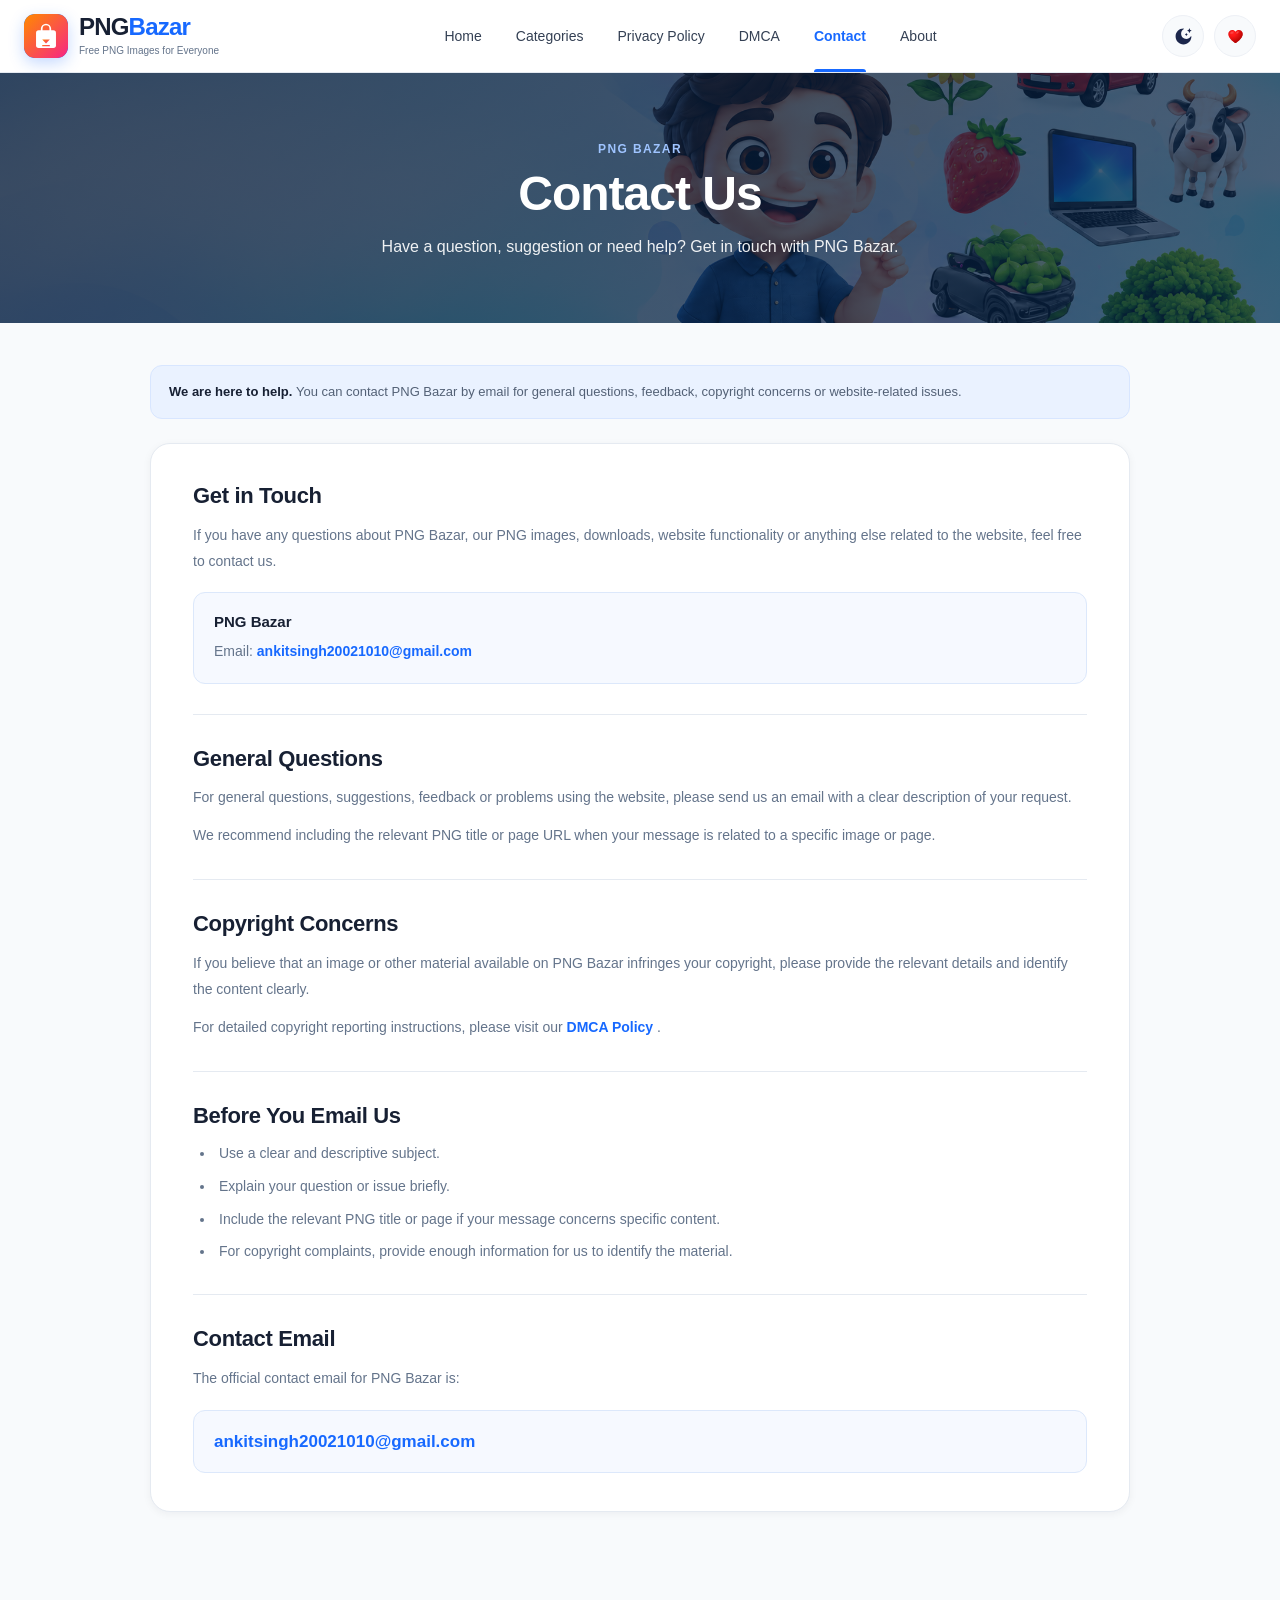
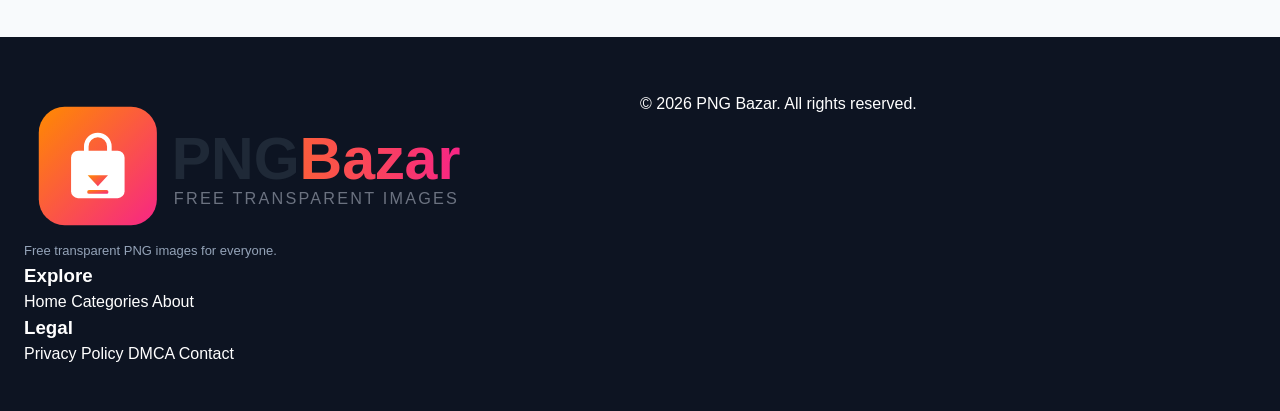
<file: contact.html>
<!DOCTYPE html>
<html lang="en">

<head>
    <meta charset="UTF-8">

    <meta
        name="viewport"
        content="width=device-width, initial-scale=1.0"
    >

    <title>Contact PNG Bazar</title>

    <meta
        name="description"
        content="Contact PNG Bazar for questions, feedback, copyright concerns and general inquiries."
    >

    <!-- Shared PNG Bazar CSS -->
    <link rel="stylesheet" href="css/style.css">
    <link rel="stylesheet" href="css/responsive.css">

</head>


<body>

    <!-- =====================================================
         HEADER
    ====================================================== -->

    <header class="site-header">

        <div class="header-container">

            <!-- Logo -->

            <a href="index.html" class="brand">

                <div class="brand-icon">

                    <img
                        src="assets/images/pngbazar_con.svg"
                        alt="PNG Bazar"
                    >

                </div>


                <div class="brand-text">

                    <h1>
                        PNG<span>Bazar</span>
                    </h1>

                    <p>
                        Free PNG Images for Everyone
                    </p>

                </div>

            </a>


            <!-- Desktop Navigation -->

            <nav class="main-nav">

                <a
                    href="index.html"
                    class="nav-link"
                >
                    Home
                </a>

                <a
                    href="category.html"
                    class="nav-link"
                >
                    Categories
                </a>

                <a
                    href="privacy-policy.html"
                    class="nav-link"
                >
                    Privacy Policy
                </a>

                <a
                    href="dmca.html"
                    class="nav-link"
                >
                    DMCA
                </a>

                <a
                    href="contact.html"
                    class="nav-link active"
                >
                    Contact
                </a>

                <a
                    href="about.html"
                    class="nav-link"
                >
                    About
                </a>

            </nav>


            <!-- Header Actions -->

            <div class="header-actions">

                <!-- Dark Mode -->

                <button
                    class="icon-button"
                    id="themeToggle"
                    type="button"
                    aria-label="Toggle dark mode"
                >

                    <img
                        src="assets/icons/moon.svg"
                        alt=""
                    >

                </button>


                <!-- Favorites -->

                <button
                    class="icon-button"
                    type="button"
                    aria-label="Favorites"
                >

                    <img
                        src="assets/icons/heart.svg"
                        alt=""
                    >

                </button>


                <!-- Header Search -->



                <!-- Mobile Menu -->

                <button
                    class="icon-button mobile-menu-button"
                    id="mobileMenuButton"
                    type="button"
                    aria-label="Open menu"
                >

                    <img
                        src="assets/icons/menu.svg"
                        alt=""
                    >

                </button>

            </div>

        </div>


        <!-- Mobile Navigation -->

        <nav
            class="mobile-nav"
            id="mobileNav"
        >

            <a href="index.html">
                Home
            </a>

            <a href="category.html">
                Categories
            </a>

            <a href="privacy-policy.html">
                Privacy Policy
            </a>

            <a href="dmca.html">
                DMCA
            </a>

            <a
                href="contact.html"
                class="active"
            >
                Contact
            </a>

            <a href="about.html">
                About
            </a>

        </nav>

    </header>



    <!-- =====================================================
         CONTACT HERO
    ====================================================== -->

    <main>

        <section class="page-hero">

            <div class="hero-container">

                <span class="hero-label">
                    PNG Bazar
                </span>

                <h2>
                    Contact Us
                </h2>

                <p>
                    Have a question, suggestion or need help?
                    Get in touch with PNG Bazar.
                </p>

            </div>

        </section>


        <!-- =================================================
             CONTACT CONTENT
        ================================================== -->

        <section class="page-container">

            <div class="last-updated">

                <strong>
                    We are here to help.
                </strong>

                You can contact PNG Bazar by email for
                general questions, feedback, copyright concerns
                or website-related issues.

            </div>


            <article class="policy-card">

                <!-- CONTACT -->

                <section class="policy-section">

                    <h2>
                        Get in Touch
                    </h2>

                    <p>
                        If you have any questions about PNG Bazar,
                        our PNG images, downloads, website
                        functionality or anything else related
                        to the website, feel free to contact us.
                    </p>


                    <div class="contact-box">

                        <strong>
                            PNG Bazar
                        </strong>

                        <p>
                            Email:
                            <a href="mailto:ankitsingh20021010@gmail.com">
                                ankitsingh20021010@gmail.com
                            </a>
                        </p>

                    </div>

                </section>


                <!-- GENERAL QUESTIONS -->

                <section class="policy-section">

                    <h2>
                        General Questions
                    </h2>

                    <p>
                        For general questions, suggestions,
                        feedback or problems using the website,
                        please send us an email with a clear
                        description of your request.
                    </p>

                    <p>
                        We recommend including the relevant PNG
                        title or page URL when your message is
                        related to a specific image or page.
                    </p>

                </section>


                <!-- COPYRIGHT -->

                <section class="policy-section">

                    <h2>
                        Copyright Concerns
                    </h2>

                    <p>
                        If you believe that an image or other
                        material available on PNG Bazar infringes
                        your copyright, please provide the relevant
                        details and identify the content clearly.
                    </p>

                    <p>
                        For detailed copyright reporting
                        instructions, please visit our
                        <a
                            href="dmca.html"
                            style="color: var(--primary); font-weight: 600;"
                        >
                            DMCA Policy
                        </a>.
                    </p>

                </section>


                <!-- RESPONSE -->

                <section class="policy-section">

                    <h2>
                        Before You Email Us
                    </h2>

                    <ul>

                        <li>
                            Use a clear and descriptive subject.
                        </li>

                        <li>
                            Explain your question or issue briefly.
                        </li>

                        <li>
                            Include the relevant PNG title or page
                            if your message concerns specific content.
                        </li>

                        <li>
                            For copyright complaints, provide enough
                            information for us to identify the material.
                        </li>

                    </ul>

                </section>


                <!-- FINAL CONTACT -->

                <section class="policy-section">

                    <h2>
                        Contact Email
                    </h2>

                    <p>
                        The official contact email for PNG Bazar is:
                    </p>

                    <div class="contact-box">

                        <a
                            href="mailto:ankitsingh20021010@gmail.com"
                            style="font-size: 17px;"
                        >
                            ankitsingh20021010@gmail.com
                        </a>

                    </div>

                </section>

            </article>

        </section>

    </main>



    <!-- =====================================================
         FOOTER
    ====================================================== -->

    <footer class="site-footer">

        <div class="footer-container">

            <div class="footer-top">

                <div class="footer-brand">

                    <img
                        src="assets/images/pngbazar_ogo.svg"
                        alt="PNG Bazar"
                    >

                    <p>
                        Free transparent PNG images for everyone.
                    </p>

                </div>


                <div class="footer-column">

                    <h3>
                        Explore
                    </h3>

                    <a href="index.html">
                        Home
                    </a>

                    <a href="category.html">
                        Categories
                    </a>

                    <a href="about.html">
                        About
                    </a>

                </div>


                <div class="footer-column">

                    <h3>
                        Legal
                    </h3>

                    <a href="privacy-policy.html">
                        Privacy Policy
                    </a>

                    <a href="dmca.html">
                        DMCA
                    </a>

                    <a
                        href="contact.html"
                        class="active"
                    >
                        Contact
                    </a>

                </div>

            </div>


            <div class="footer-copy">

                <p>
                    © 2026 PNG Bazar. All rights reserved.
                </p>

            </div>

        </div>

    </footer>



    <!-- =====================================================
         SHARED JAVASCRIPT
    ====================================================== -->

    <script src="data/png-data.js"></script>

    <script src="js/main.js"></script>

    <script src="js/search.js"></script>

</body>

</html>
</file>
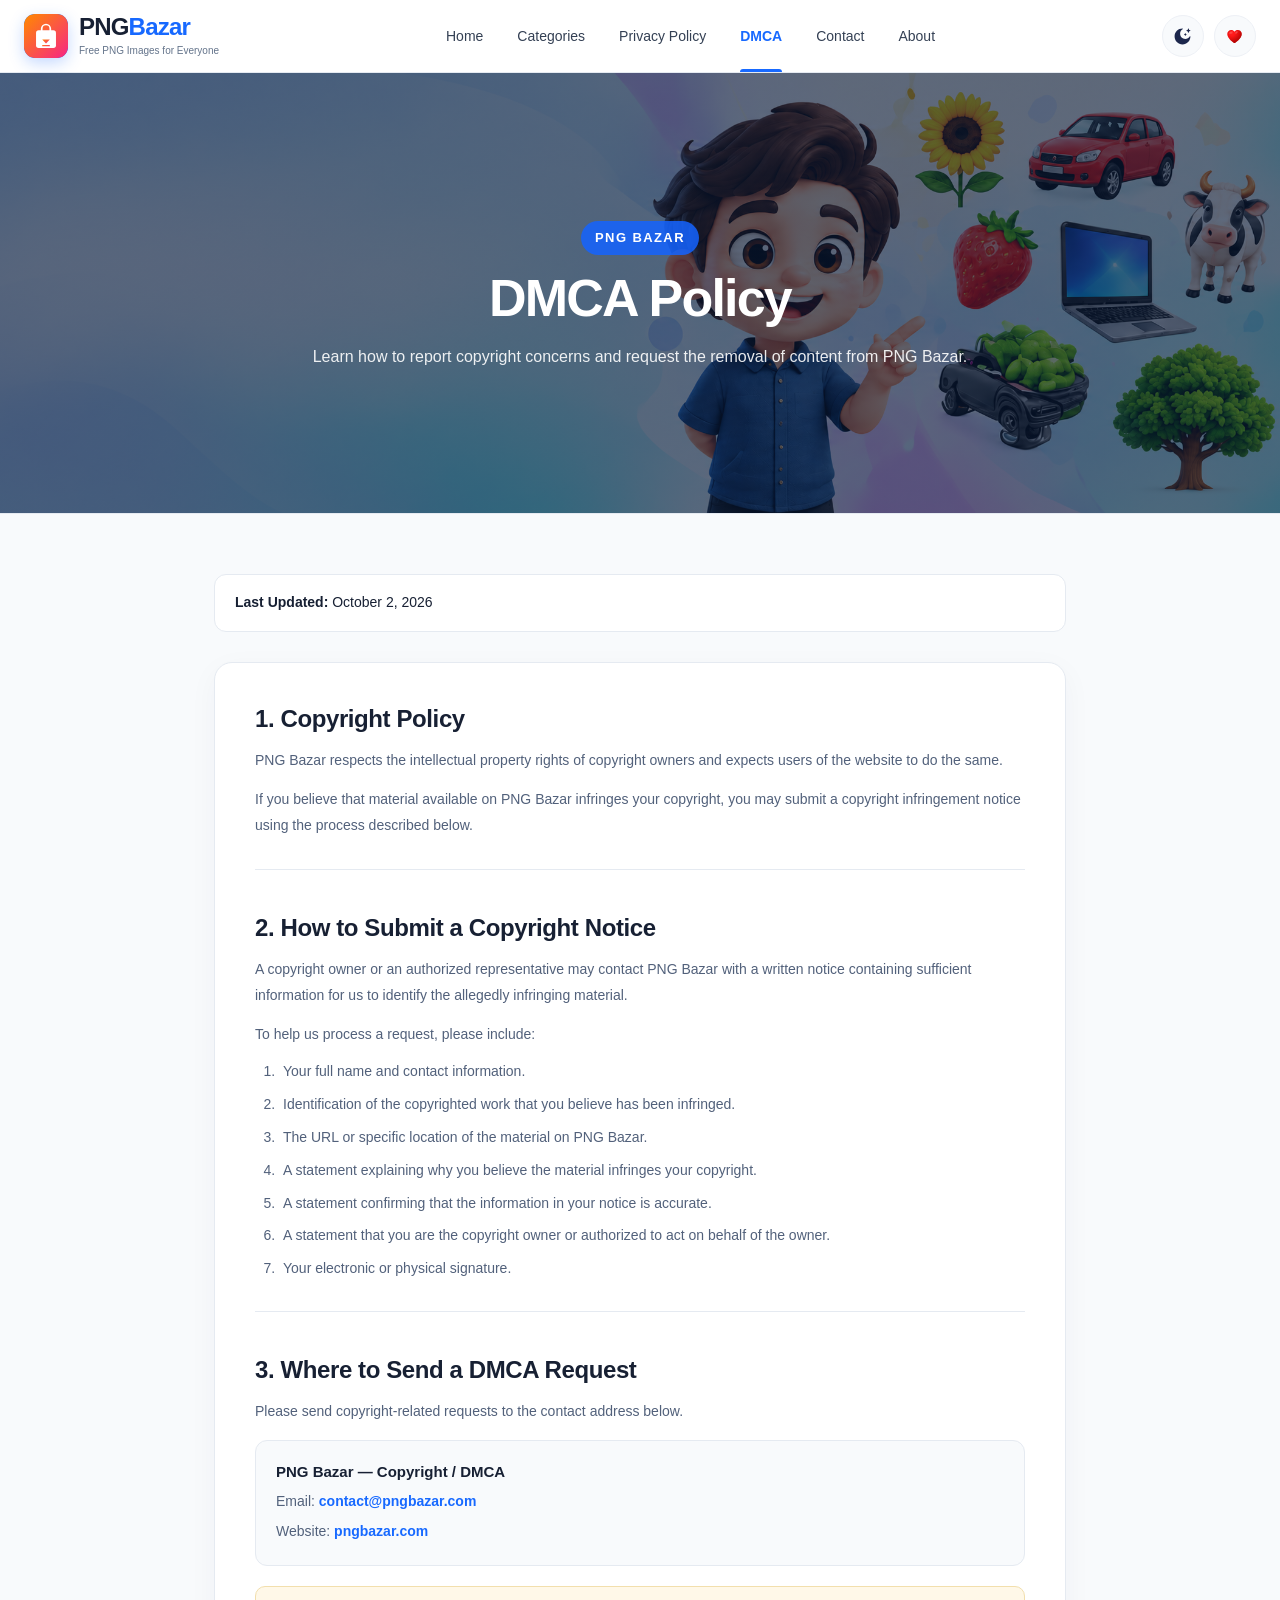
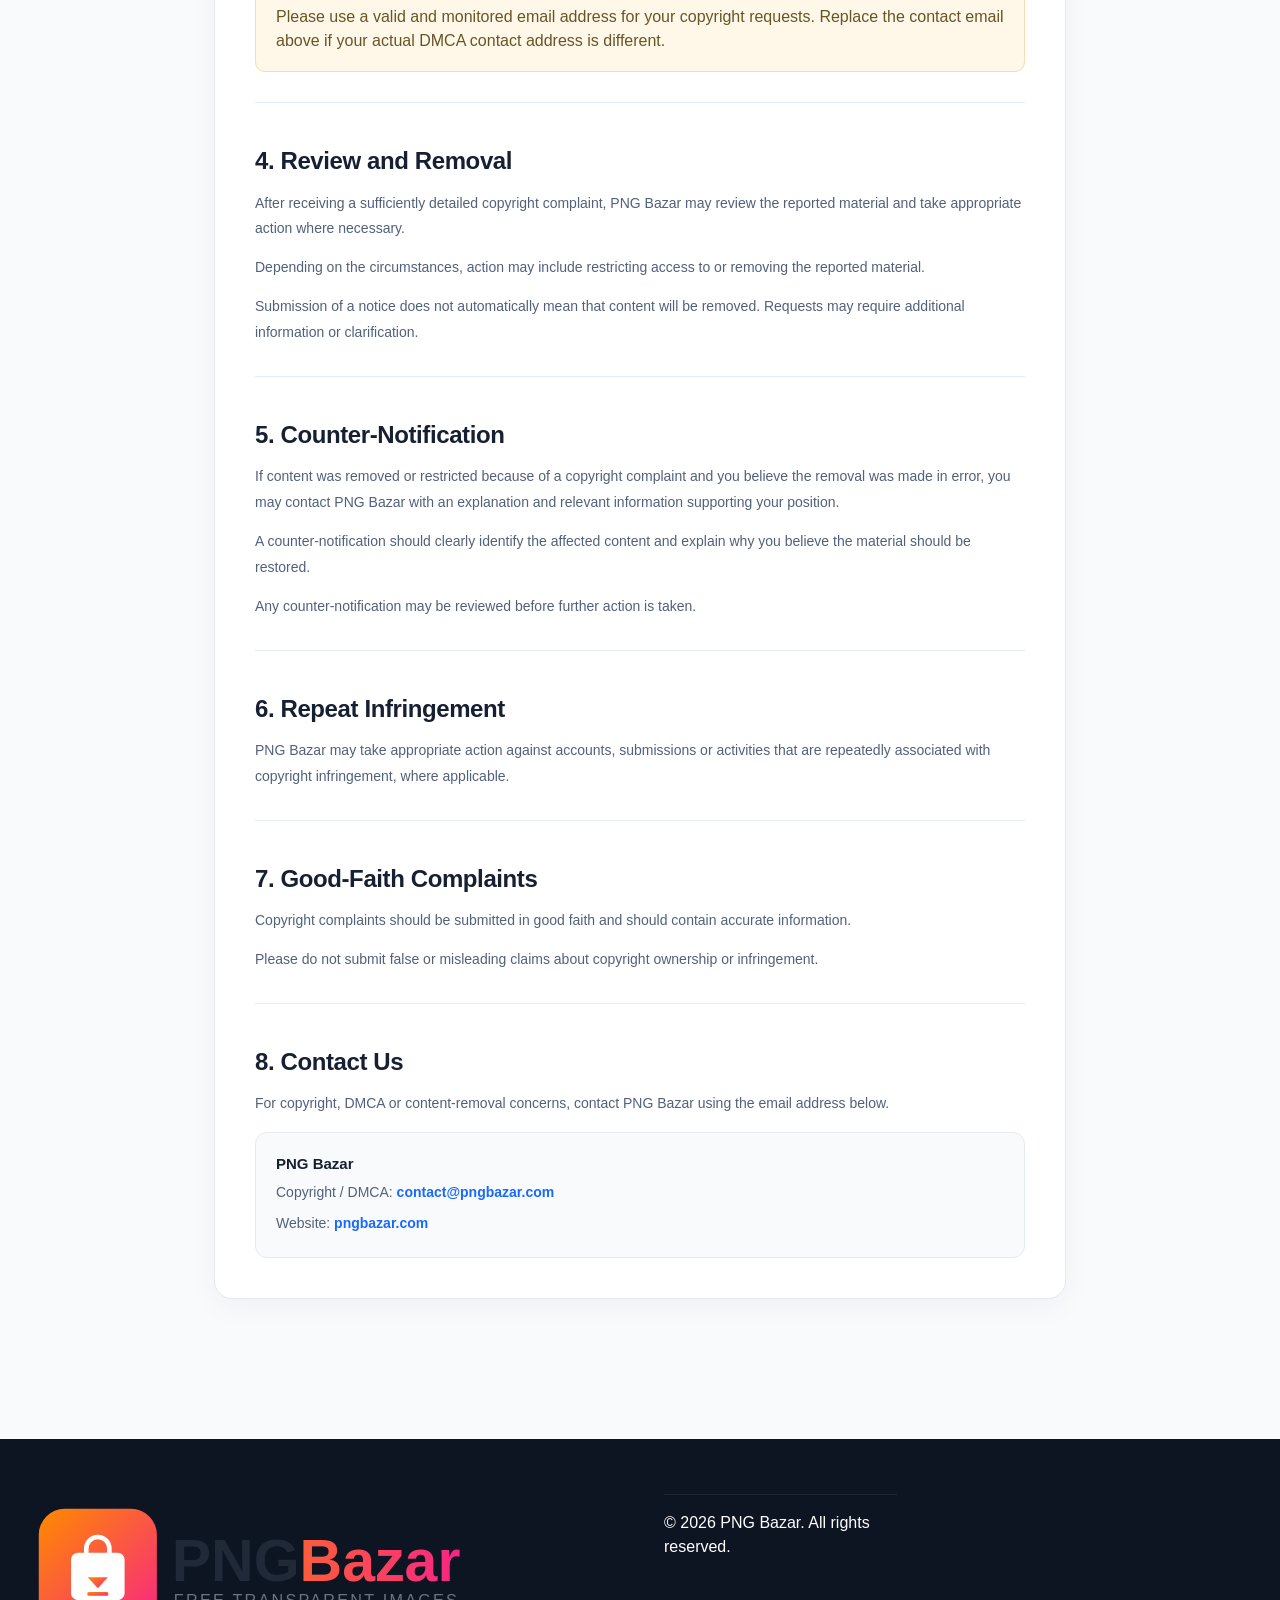
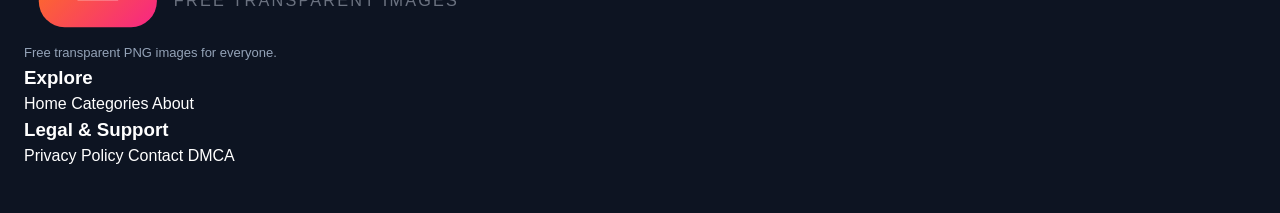
<file: dmca.html>
<!DOCTYPE html>
<html lang="en">
<head>
    <meta charset="UTF-8">
    <meta name="viewport" content="width=device-width, initial-scale=1.0">

    <meta name="description"

          content="DMCA Policy for PNG Bazar. Learn how to submit a copyright infringement notice or counter-notification.">
    <meta name="robots" content="index, follow">

    <title>DMCA Policy — PNG Bazar</title>

    <!-- Shared PNG Bazar CSS -->
    <link rel="stylesheet" href="css/style.css">
    <link rel="stylesheet" href="css/responsive.css">

    <!-- DMCA page-specific CSS -->
    <style>
/* Hero */

        .page-hero {

            position: relative;

            color: #ffffff;

            background:

                linear-gradient(

                    rgba(8, 25, 55, 0.65),

                    rgba(8, 25, 55, 0.65)

                ),

                url("assets/images/background.png") center center / cover no-repeat;

            border-bottom: 1px solid var(--border);

        }



        .hero-container {

            position: relative;

            z-index: 1;

            max-width: 900px;

            margin: auto;

            padding: 90px 24px 85px;

            text-align: center;

        }



        .hero-label {

            display: inline-block;

            color: #ffffff;

            background: rgba(20, 99, 255, 0.85);

            border-radius: 999px;

            padding: 7px 14px;

            font-size: 13px;

            font-weight: 700;

            margin-bottom: 15px;

        }



        .hero-container h2 {

            color: #ffffff;

            font-size: clamp(32px, 5vw, 52px);

            line-height: 1.1;

            letter-spacing: -1.8px;

            margin-bottom: 16px;

        }



        .hero-container p {

            max-width: 680px;

            margin: auto;

            color: rgba(255, 255, 255, 0.9);

            font-size: 16px;

        }



        /* Content */

        .page-container {

            max-width: 900px;

            margin: 0 auto;

            padding: 60px 24px 80px;

        }



        .last-updated {

            background: #ffffff;

            border: 1px solid var(--border);

            border-radius: 12px;

            padding: 16px 20px;

            margin-bottom: 30px;

            color: var(--muted);

            font-size: 14px;

        }



        .policy-card {

            background: var(--white);

            border: 1px solid var(--border);

            border-radius: 18px;

            padding: 40px;

            box-shadow: 0 8px 30px rgba(20, 35, 70, 0.04);

        }



        .policy-section {

            margin-bottom: 42px;

        }



        .policy-section:last-child {

            margin-bottom: 0;

        }



        .policy-section h2 {

            font-size: 24px;

            line-height: 1.3;

            margin-bottom: 14px;

            letter-spacing: -0.4px;

        }



        .policy-section h3 {

            font-size: 18px;

            margin: 24px 0 10px;

        }



        .policy-section p {

            color: #52617b;

            margin-bottom: 13px;

        }



        .policy-section ul,

        .policy-section ol {

            padding-left: 24px;

            color: #52617b;

        }



        .policy-section li {

            margin-bottom: 9px;

        }



        .highlight-box {

            background: #f3f7ff;

            border-left: 4px solid var(--primary);

            padding: 18px 20px;

            border-radius: 8px;

            margin: 20px 0;

            color: #40506b;

        }



        .notice-box {

            background: #fff8e8;

            border: 1px solid #f2dfad;

            border-radius: 10px;

            padding: 18px 20px;

            margin-top: 20px;

            color: #685526;

        }



        .contact-box {

            background: #f8fafc;

            border: 1px solid var(--border);

            border-radius: 12px;

            padding: 20px;

            margin-top: 15px;

        }



        .contact-box p {

            margin-bottom: 5px;

        }

/* DMCA page responsive */
@media (max-width: 850px) {
    .hero-container {
        padding: 60px 20px;
    }

    .page-container {
        padding: 40px 16px 60px;
    }

    .policy-card {
        padding: 28px 22px;
        border-radius: 14px;
    }
}

@media (max-width: 500px) {
    .hero-container h2 {
        font-size: 34px;
    }

    .hero-container p {
        font-size: 14px;
    }

    .policy-section h2 {
        font-size: 21px;
    }

    .policy-card {
        padding: 22px 18px;
    }
}

    </style>
</head>

<body>

    <!-- Header -->
    <header class="site-header">

        <div class="header-container">

            <a href="index.html" class="brand">
                <div class="brand-icon">
                    <img src="assets/images/pngbazar_con.svg" alt="PNG Bazar">
                </div>

                <div class="brand-text">
                    <h1>PNG<span>Bazar</span></h1>
                    <p>Free PNG Images for Everyone</p>
                </div>
            </a>

            <!-- Desktop Navigation -->
            <nav class="main-nav">
                <a href="index.html" class="nav-link">Home</a>
                <a href="category.html" class="nav-link">Categories</a>
                <a href="privacy-policy.html" class="nav-link">Privacy Policy</a>
                <a href="dmca.html" class="nav-link active">DMCA</a>
                <a href="contact.html" class="nav-link">Contact</a>
                <a href="about.html" class="nav-link">About</a>
            </nav>

            <div class="header-actions">

                <button
                    class="icon-button"
                    id="themeToggle"
                    type="button"
                    aria-label="Toggle dark mode"
                >
                    <img src="assets/icons/moon.svg" alt="">
                </button>

                <button
                    class="icon-button"
                    type="button"
                    aria-label="Favorites"
                >
                    <img src="assets/icons/heart.svg" alt="">
                </button>


                <button
                    class="icon-button mobile-menu-button"
                    id="mobileMenuButton"
                    type="button"
                    aria-label="Open menu"
                >
                    <img src="assets/icons/menu.svg" alt="">
                </button>

            </div>
        </div>

        <!-- Mobile Navigation -->
        <nav class="mobile-nav" id="mobileNav">
            <a href="index.html">Home</a>
            <a href="category.html">Categories</a>
            <a href="privacy-policy.html">Privacy Policy</a>
            <a href="dmca.html" class="active">DMCA</a>
            <a href="contact.html">Contact</a>
            <a href="about.html">About</a>
        </nav>

    </header>


<section class="page-hero">



        <div class="hero-container">



            <span class="hero-label">

                PNG Bazar

            </span>



            <h2>

                DMCA Policy

            </h2>



            <p>

                Learn how to report copyright concerns and

                request the removal of content from PNG Bazar.

            </p>



        </div>



    </section>

<main class="page-container">



        <div class="last-updated">

            <strong>Last Updated:</strong>

            October 2, 2026

        </div>



        <article class="policy-card">



            <section class="policy-section">



                <h2>

                    1. Copyright Policy

                </h2>



                <p>

                    PNG Bazar respects the intellectual property

                    rights of copyright owners and expects users

                    of the website to do the same.

                </p>



                <p>

                    If you believe that material available on

                    PNG Bazar infringes your copyright, you may

                    submit a copyright infringement notice using

                    the process described below.

                </p>



            </section>





            <section class="policy-section">



                <h2>

                    2. How to Submit a Copyright Notice

                </h2>



                <p>

                    A copyright owner or an authorized representative

                    may contact PNG Bazar with a written notice

                    containing sufficient information for us to

                    identify the allegedly infringing material.

                </p>



                <p>

                    To help us process a request, please include:

                </p>



                <ol>



                    <li>

                        Your full name and contact information.

                    </li>



                    <li>

                        Identification of the copyrighted work

                        that you believe has been infringed.

                    </li>



                    <li>

                        The URL or specific location of the

                        material on PNG Bazar.

                    </li>



                    <li>

                        A statement explaining why you believe

                        the material infringes your copyright.

                    </li>



                    <li>

                        A statement confirming that the information

                        in your notice is accurate.

                    </li>



                    <li>

                        A statement that you are the copyright owner

                        or authorized to act on behalf of the owner.

                    </li>



                    <li>

                        Your electronic or physical signature.

                    </li>



                </ol>



            </section>





            <section class="policy-section">



                <h2>

                    3. Where to Send a DMCA Request

                </h2>



                <p>

                    Please send copyright-related requests to the

                    contact address below.

                </p>



                <div class="contact-box">



                    <strong>

                        PNG Bazar — Copyright / DMCA

                    </strong>



                    <p>

                        Email:

                        <a href="mailto:contact@pngbazar.com">

                            contact@pngbazar.com

                        </a>

                    </p>



                    <p>

                        Website:

                        <a href="https://pngbazar.com">

                            pngbazar.com

                        </a>

                    </p>



                </div>



                <div class="notice-box">

                    Please use a valid and monitored email address

                    for your copyright requests. Replace the

                    contact email above if your actual DMCA contact

                    address is different.

                </div>



            </section>





            <section class="policy-section">



                <h2>

                    4. Review and Removal

                </h2>



                <p>

                    After receiving a sufficiently detailed

                    copyright complaint, PNG Bazar may review

                    the reported material and take appropriate

                    action where necessary.

                </p>



                <p>

                    Depending on the circumstances, action may

                    include restricting access to or removing

                    the reported material.

                </p>



                <p>

                    Submission of a notice does not automatically

                    mean that content will be removed. Requests

                    may require additional information or

                    clarification.

                </p>



            </section>





            <section class="policy-section">



                <h2>

                    5. Counter-Notification

                </h2>



                <p>

                    If content was removed or restricted because

                    of a copyright complaint and you believe the

                    removal was made in error, you may contact

                    PNG Bazar with an explanation and relevant

                    information supporting your position.

                </p>



                <p>

                    A counter-notification should clearly identify

                    the affected content and explain why you believe

                    the material should be restored.

                </p>



                <p>

                    Any counter-notification may be reviewed before

                    further action is taken.

                </p>



            </section>





            <section class="policy-section">



                <h2>

                    6. Repeat Infringement

                </h2>



                <p>

                    PNG Bazar may take appropriate action against

                    accounts, submissions or activities that are

                    repeatedly associated with copyright infringement,

                    where applicable.

                </p>



            </section>





            <section class="policy-section">



                <h2>

                    7. Good-Faith Complaints

                </h2>



                <p>

                    Copyright complaints should be submitted in

                    good faith and should contain accurate information.

                </p>



                <p>

                    Please do not submit false or misleading claims

                    about copyright ownership or infringement.

                </p>



            </section>





            <section class="policy-section">



                <h2>

                    8. Contact Us

                </h2>



                <p>

                    For copyright, DMCA or content-removal concerns,

                    contact PNG Bazar using the email address below.

                </p>



                <div class="contact-box">



                    <strong>

                        PNG Bazar

                    </strong>



                    <p>

                        Copyright / DMCA:

                        <a href="mailto:contact@pngbazar.com">

                            contact@pngbazar.com

                        </a>

                    </p>



                    <p>

                        Website:

                        <a href="https://pngbazar.com">

                            pngbazar.com

                        </a>

                    </p>



                </div>



            </section>



        </article>



    </main>

<footer class="site-footer">



        <div class="footer-container">



            <div class="footer-top">



                <div class="footer-brand">



                    <img

                        src="assets/images/pngbazar_ogo.svg"

                        alt="PNG Bazar"

                    >



                    <p>

                        Free transparent PNG images for everyone.

                    </p>



                </div>





                <div class="footer-column">



                    <h3>

                        Explore

                    </h3>



                    <a href="index.html">

                        Home

                    </a>



                    <a href="category.html">

                        Categories

                    </a>



                    <a href="about.html">

                        About

                    </a>



                </div>





                <div class="footer-column">



                    <h3>

                        Legal & Support

                    </h3>



                    <a href="privacy-policy.html">

                        Privacy Policy

                    </a>



                    <a href="contact.html">

                        Contact

                    </a>



                    <a href="dmca.html">

                        DMCA

                    </a>



                </div>



            </div>





            <div class="footer-bottom">

                © 2026 PNG Bazar. All rights reserved.

            </div>



        </div>



    </footer>

<!-- Shared PNG Bazar JavaScript -->
<script src="js/main.js"></script>

</body>
</html>
</file>
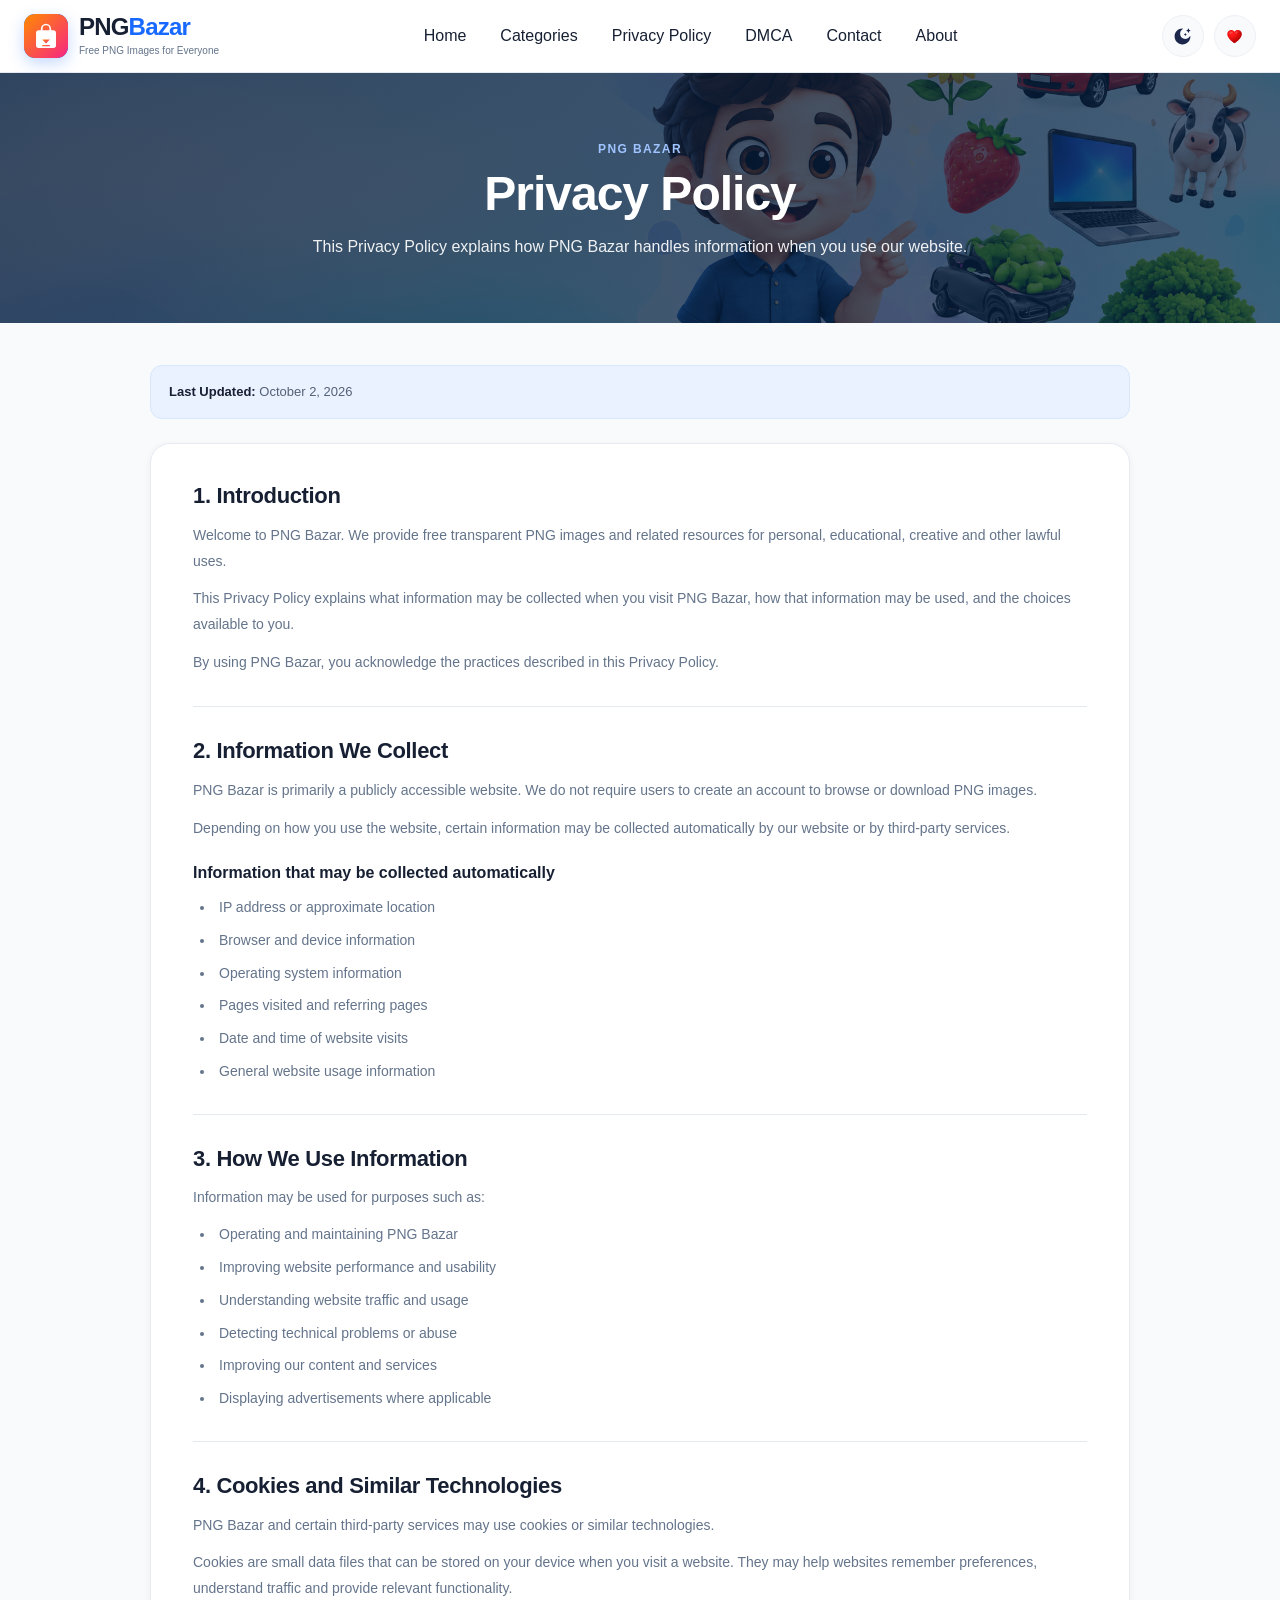
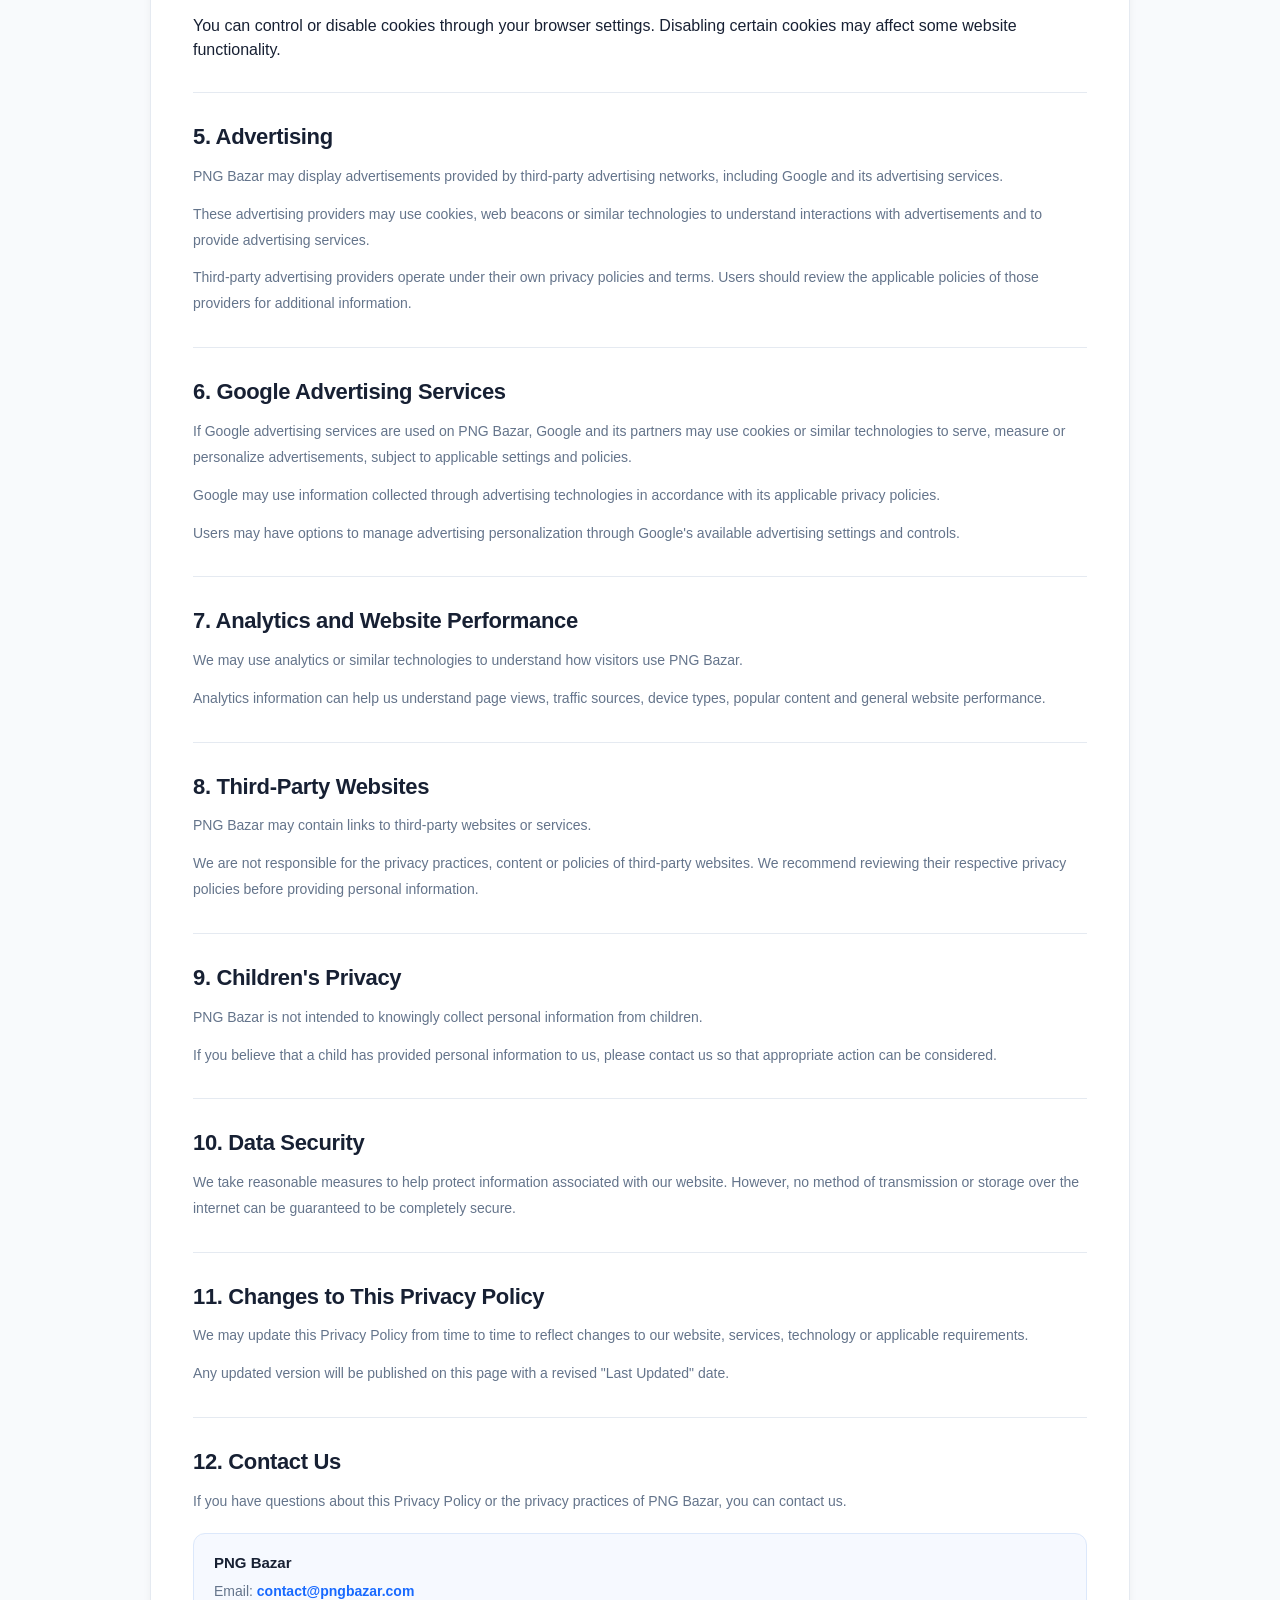
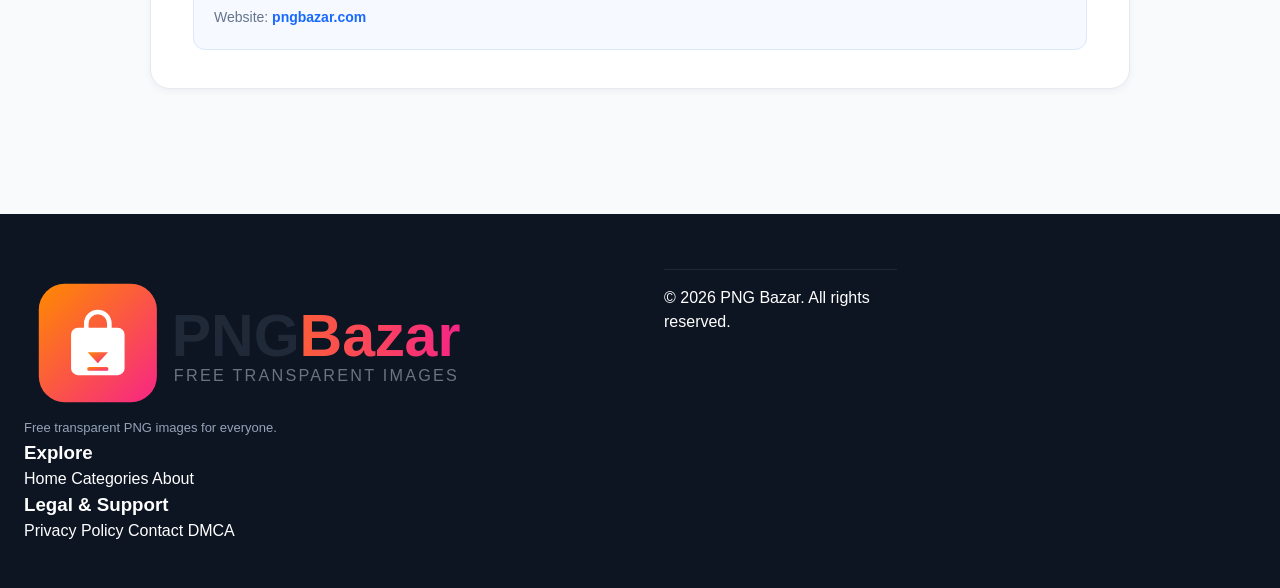
<file: privacy-policy.html>
<!DOCTYPE html>

<html lang="en">

<head>

    <meta charset="UTF-8">


    <meta

        name="viewport"

        content="width=device-width, initial-scale=1.0"

    >


    <meta

        name="description"

        content="Read the PNG Bazar Privacy Policy to understand how we handle information, cookies, advertising and website usage."

    >


    <meta

        name="robots"

        content="index, follow"

    >
 

    <title>Privacy Policy — PNG Bazar</title>

    <link rel="stylesheet" href="css/style.css">
    <link rel="stylesheet" href="css/responsive.css">
</head>


<body>


    <!-- =========================

         HEADER

    ========================== -->


        <!-- HEADER -->
    <header class="site-header">

        <div class="header-container">

            <a href="index.html" class="brand">
                <div class="brand-icon">
                    <img src="assets/images/pngbazar_con.svg" alt="PNG Bazar">
                </div>

                <div class="brand-text">
                    <h1>PNG<span>Bazar</span></h1>
                    <p>Free PNG Images for Everyone</p>
                </div>
            </a>

            <!-- Desktop Navigation -->
            <nav class="main-nav">

                <a href="index.html">
                    Home
                </a>

                <a href="category.html">
                    Categories
                </a>

                <a href="privacy-policy.html" class="active">
                    Privacy Policy
                </a>

                <a href="dmca.html">
                    DMCA
                </a>

                <a href="contact.html">
                    Contact
                </a>

                <a href="about.html">
                    About
                </a>

            </nav>

            <!-- Header Actions -->
            <div class="header-actions">

                <button
                    class="icon-button"
                    id="themeToggle"
                    type="button"
                    aria-label="Toggle dark mode"
                >
                    <img src="assets/icons/moon.svg" alt="">
                </button>

                <button
                    class="icon-button"
                    type="button"
                    aria-label="Favorites"
                >
                    <img src="assets/icons/heart.svg" alt="">
                </button>

               

                <!-- Mobile Menu -->
                <button
                    class="icon-button mobile-menu-button"
                    id="mobileMenuButton"
                    type="button"
                    aria-label="Open menu"
                >
                
                    <img src="assets/icons/menu.svg" alt="">
                </button>

            </div>

        </div>

        <!-- Mobile Navigation -->
        <nav class="mobile-nav" id="mobileNav">

            <a href="index.html">Home</a>
            <a href="category.html">Categories</a>
            <a href="privacy-policy.html">Privacy Policy</a>
            <a href="dmca.html">DMCA</a>
            <a href="contact.html">Contact</a>
            <a href="about.html">About</a>

        </nav>

    </header>


    <!-- =========================

         HERO

    ========================== -->

<section class="page-hero">


    <div class="hero-container">


        <span class="hero-label">

            PNG Bazar

        </span>


        <h2>

            Privacy Policy

        </h2>


        <p>

            This Privacy Policy explains how PNG Bazar

            handles information when you use our website.

        </p>


    </div>


</section>


    <!-- =========================

         CONTENT

    ========================== -->


    <main class="page-container">


        <div class="last-updated">

            <strong>Last Updated:</strong>

            October 2, 2026

        </div>


        <article class="policy-card">


            <!-- INTRODUCTION -->


            <section class="policy-section">


                <h2>

                    1. Introduction

                </h2>


                <p>

                    Welcome to PNG Bazar. We provide free

                    transparent PNG images and related resources

                    for personal, educational, creative and

                    other lawful uses.

                </p>


                <p>

                    This Privacy Policy explains what information

                    may be collected when you visit PNG Bazar,

                    how that information may be used, and the

                    choices available to you.

                </p>


                <p>

                    By using PNG Bazar, you acknowledge the

                    practices described in this Privacy Policy.

                </p>


            </section>


            <!-- INFORMATION -->


            <section class="policy-section">


                <h2>

                    2. Information We Collect

                </h2>


                <p>

                    PNG Bazar is primarily a publicly accessible

                    website. We do not require users to create

                    an account to browse or download PNG images.

                </p>


                <p>

                    Depending on how you use the website,

                    certain information may be collected

                    automatically by our website or by third-party

                    services.

                </p>


                <h3>

                    Information that may be collected automatically

                </h3>


                <ul>


                    <li>

                        IP address or approximate location

                    </li>


                    <li>

                        Browser and device information

                    </li>


                    <li>

                        Operating system information

                    </li>


                    <li>

                        Pages visited and referring pages

                    </li>


                    <li>

                        Date and time of website visits

                    </li>


                    <li>

                        General website usage information

                    </li>


                </ul>


            </section>


            <!-- USE OF INFORMATION -->


            <section class="policy-section">


                <h2>

                    3. How We Use Information

                </h2>


                <p>

                    Information may be used for purposes such as:

                </p>


                <ul>


                    <li>

                        Operating and maintaining PNG Bazar

                    </li>


                    <li>

                        Improving website performance and usability

                    </li>


                    <li>

                        Understanding website traffic and usage

                    </li>


                    <li>

                        Detecting technical problems or abuse

                    </li>


                    <li>

                        Improving our content and services

                    </li>


                    <li>

                        Displaying advertisements where applicable

                    </li>


                </ul>


            </section>


            <!-- COOKIES -->


            <section class="policy-section">


                <h2>

                    4. Cookies and Similar Technologies

                </h2>


                <p>

                    PNG Bazar and certain third-party services

                    may use cookies or similar technologies.

                </p>


                <p>

                    Cookies are small data files that can be stored

                    on your device when you visit a website. They

                    may help websites remember preferences,

                    understand traffic and provide relevant

                    functionality.

                </p>


                <div class="highlight-box">


                    You can control or disable cookies through

                    your browser settings. Disabling certain

                    cookies may affect some website functionality.


                </div>


            </section>


            <!-- ADVERTISING -->


            <section class="policy-section">


                <h2>

                    5. Advertising

                </h2>


                <p>

                    PNG Bazar may display advertisements provided

                    by third-party advertising networks, including

                    Google and its advertising services.

                </p>


                <p>

                    These advertising providers may use cookies,

                    web beacons or similar technologies to

                    understand interactions with advertisements

                    and to provide advertising services.

                </p>


                <p>

                    Third-party advertising providers operate

                    under their own privacy policies and terms.

                    Users should review the applicable policies

                    of those providers for additional information.

                </p>


            </section>


            <!-- GOOGLE ADSENSE -->


            <section class="policy-section">


                <h2>

                    6. Google Advertising Services

                </h2>


                <p>

                    If Google advertising services are used on

                    PNG Bazar, Google and its partners may use

                    cookies or similar technologies to serve,

                    measure or personalize advertisements,

                    subject to applicable settings and policies.

                </p>


                <p>

                    Google may use information collected through

                    advertising technologies in accordance with

                    its applicable privacy policies.

                </p>


                <p>

                    Users may have options to manage advertising

                    personalization through Google's available

                    advertising settings and controls.

                </p>


            </section>


            <!-- ANALYTICS -->


            <section class="policy-section">


                <h2>

                    7. Analytics and Website Performance

                </h2>


                <p>

                    We may use analytics or similar technologies

                    to understand how visitors use PNG Bazar.

                </p>


                <p>

                    Analytics information can help us understand

                    page views, traffic sources, device types,

                    popular content and general website performance.

                </p>


            </section>


            <!-- THIRD PARTY LINKS -->


            <section class="policy-section">


                <h2>

                    8. Third-Party Websites

                </h2>


                <p>

                    PNG Bazar may contain links to third-party

                    websites or services.

                </p>


                <p>

                    We are not responsible for the privacy

                    practices, content or policies of third-party

                    websites. We recommend reviewing their

                    respective privacy policies before providing

                    personal information.

                </p>


            </section>


            <!-- CHILDREN -->


            <section class="policy-section">


                <h2>

                    9. Children's Privacy

                </h2>


                <p>

                    PNG Bazar is not intended to knowingly collect

                    personal information from children.

                </p>


                <p>

                    If you believe that a child has provided

                    personal information to us, please contact us

                    so that appropriate action can be considered.

                </p>


            </section>


            <!-- DATA SECURITY -->


            <section class="policy-section">


                <h2>

                    10. Data Security

                </h2>


                <p>

                    We take reasonable measures to help protect

                    information associated with our website.

                    However, no method of transmission or storage

                    over the internet can be guaranteed to be

                    completely secure.

                </p>


            </section>


            <!-- CHANGES -->


            <section class="policy-section">


                <h2>

                    11. Changes to This Privacy Policy

                </h2>


                <p>

                    We may update this Privacy Policy from time

                    to time to reflect changes to our website,

                    services, technology or applicable requirements.

                </p>


                <p>

                    Any updated version will be published on this

                    page with a revised "Last Updated" date.

                </p>


            </section>


            <!-- CONTACT -->


            <section class="policy-section">


                <h2>

                    12. Contact Us

                </h2>


                <p>

                    If you have questions about this Privacy

                    Policy or the privacy practices of PNG Bazar,

                    you can contact us.

                </p>


                <div class="contact-box">


                    <strong>

                        PNG Bazar

                    </strong>


                    <p>

                        Email:

                        <a href="mailto:contact@pngbazar.com">

                            contact@pngbazar.com

                        </a>

                    </p>


                    <p>

                        Website:

                        <a href="https://pngbazar.com">

                            pngbazar.com

                        </a>

                    </p>


                </div>


            </section>


        </article>


    </main>


    <!-- =========================

         FOOTER

    ========================== -->


    <footer class="site-footer">


        <div class="footer-container">


            <div class="footer-top">


                <div class="footer-brand">


                    <img

                        src="assets/images/pngbazar_ogo.svg"

                        alt="PNG Bazar"

                    >


                    <p>

                        Free transparent PNG images for everyone.

                    </p>


                </div>


                <div class="footer-column">


                    <h3>

                        Explore

                    </h3>


                    <a href="index.html">

                        Home

                    </a>


                    <a href="category.html">

                        Categories

                    </a>


                    <a href="about.html">

                        About

                    </a>


                </div>


                <div class="footer-column">


                    <h3>

                        Legal & Support

                    </h3>


                    <a href="privacy-policy.html">

                        Privacy Policy

                    </a>


                    <a href="contact.html">

                        Contact

                    </a>


                    <a href="dmca.html">

                        DMCA

                    </a>


                </div>


            </div>


            <div class="footer-bottom">


                © 2026 PNG Bazar. All rights reserved.


            </div>


        </div>


    </footer>


    <!-- =========================

         BACK TO TOP

    ========================== -->
<!-- =========================

         JAVASCRIPT

    ========================== -->
    <script src="js/main.js"></script>

</body>

</html>
</file>
<file: css/style.css>
/* =========================================================

   PNGVAULT — MAIN STYLESHEET

   \========================================================= */





/* =========================================================

   1. RESET

   \========================================================= */



* {

    margin: 0;

    padding: 0;

    box-sizing: border-box;

}



html {

    scroll-behavior: smooth;

}



body {

    font-family:

        Inter,

        -apple-system,

        BlinkMacSystemFont,

        "Segoe UI",

        Roboto,

        Arial,

        sans-serif;



    background: #f8fafc;

    color: #172033;

    line-height: 1.5;

}











button,

input,

select {

    font: inherit;

}



button {

    border: none;

    cursor: pointer;

}



a {

    color: inherit;

    text-decoration: none;

}



img {

    display: block;

    max-width: 100%;

}





/* =========================================================

   2. ROOT VARIABLES

   \========================================================= */



:root {



    --primary: #1769ff;

    --primary-dark: #0f56d9;

    --primary-light: #eaf2ff;



    --text: #172033;

    --text-secondary: #64748b;

    --text-light: #94a3b8;



    --white: #ffffff;

    --background: #f8fafc;

    --surface: #ffffff;

    --border: #e5eaf1;



    --success: #16a34a;



    --shadow-sm:

        0 2px 8px rgba(15, 23, 42, 0.05);



    --shadow:

        0 8px 25px rgba(15, 23, 42, 0.08);



    --shadow-lg:

        0 18px 45px rgba(15, 23, 42, 0.12);



    --radius-sm: 8px;

    --radius: 14px;

    --radius-lg: 20px;



    --container: 1400px;

}





/* =========================================================

   3. HEADER

   \========================================================= */



.site-header {

    width: 100%;

    background: rgba(255, 255, 255, 0.96);

    border-bottom: 1px solid var(--border);



    position: sticky;

    top: 0;

    z-index: 1000;



    backdrop-filter: blur(14px);

}



.header-container {

    width: min(var(--container), calc(100% - 48px));

    min-height: 72px;

    margin: auto;



    display: flex;

    align-items: center;

    justify-content: space-between;



    gap: 30px;

}





/* =========================================================

   4. BRAND

   \========================================================= */



.brand {

    display: flex;

    align-items: center;

    gap: 11px;



    flex-shrink: 0;

}



.brand-icon {

    width: 44px;

    height: 44px;



    border-radius: 11px;



    display: flex;

    align-items: center;

    justify-content: center;



    color: white;



    background:

        linear-gradient(

            135deg,

            #2382ff,

            #145ee8

        );



    box-shadow:

        0 5px 15px rgba(23, 105, 255, 0.25);

}







.brand-text h1 {

    font-size: 24px;

    font-weight: 800;

    line-height: 1;

    letter-spacing: -0.8px;

}



.brand-text h1 span {

    color: var(--primary);

}



.brand-text p {

    margin-top: 4px;



    color: var(--text-secondary);



    font-size: 10px;

    font-weight: 500;

}





/* =========================================================

   5. MAIN NAVIGATION

   \========================================================= */



.main-nav {

    height: 72px;



    display: flex;

    align-items: center;

    gap: 34px;

}



.nav-link {

    height: 72px;



    display: flex;

    align-items: center;



    position: relative;



    color: #344054;



    font-size: 14px;

    font-weight: 500;



    transition:

        color 0.2s ease;

}



.nav-link:hover {

    color: var(--primary);

}



.nav-link.active {

    color: var(--primary);

    font-weight: 600;

}



.nav-link.active::after {

    content: "";



    position: absolute;



    bottom: 0;

    left: 0;

    right: 0;



    height: 3px;



    background: var(--primary);

    border-radius: 4px 4px 0 0;

}





/* =========================================================

   6. HEADER ACTIONS

   \========================================================= */



.header-actions {

    display: flex;

    align-items: center;

    gap: 10px;

}



.icon-button {

    width: 42px;

    height: 42px;



    border-radius: 50%;



    background: #f8fafc;



    border: 1px solid #edf0f5;



    display: flex;

    align-items: center;

    justify-content: center;



    transition:

        background 0.2s ease,

        transform 0.2s ease,

        border-color 0.2s ease;

}



.icon-button:hover {

    background: var(--primary-light);

    border-color: #d6e4ff;



    transform: translateY(-1px);

}



.icon-button img {

    width: 19px;

    height: 19px;



    object-fit: contain;

}





/* =========================================================

   7. HEADER SEARCH

   \========================================================= */



.header-search {

    width: 285px;

    height: 42px;



    margin-left: 8px;



    display: flex;

    align-items: center;



    background: #f1f4f8;



    border-radius: 24px;



    border: 1px solid transparent;



    overflow: hidden;



    transition:

        border-color 0.2s ease,

        background 0.2s ease;

}



.header-search:focus-within {

    background: white;

    border-color: #c8d9ff;



    box-shadow:

        0 0 0 3px rgba(23, 105, 255, 0.08);

}



.header-search input {

    width: 100%;

    height: 100%;



    padding: 0 14px 0 20px;



    border: none;

    outline: none;



    background: transparent;



    color: var(--text);



    font-size: 13px;

}



.header-search input::placeholder {

    color: #8190a5;

}



.header-search button {

    width: 46px;

    height: 100%;



    flex-shrink: 0;



    background: transparent;



    display: flex;

    align-items: center;

    justify-content: center;

}



.header-search button img {

    width: 18px;

    height: 18px;

}





/* =========================================================

   8. MOBILE MENU

   \========================================================= */



.mobile-menu-button,

.mobile-nav {

    display: none;

}





/* =========================================================

   9. HERO

   \========================================================= */



.hero-section {

    min-height: 305px;



    position: relative;



    display: flex;

    align-items: center;

    justify-content: center;



    overflow: hidden;



    background-image:

        url("../assets/images/background.png");



    background-size: cover;

    background-position: center 52%;



    color: white;

}



.hero-overlay {

    position: absolute;

    inset: 0;



    background:

        linear-gradient(

            180deg,

            rgba(3, 24, 52, 0.55),

            rgba(3, 21, 43, 0.68)

        );

}



.hero-content {

    width: min(900px, calc(100% - 40px));



    position: relative;

    z-index: 2;



    text-align: center;



    padding: 42px 0;

}



.hero-small-title {

    display: none;

}



.hero-content h2 {

    font-size: clamp(36px, 4vw, 48px);



    font-weight: 800;



    letter-spacing: -1.5px;



    line-height: 1.1;

}



.hero-content h2 span {

    color: #2382ff;

}



.hero-content p {

    margin-top: 10px;



    font-size: 17px;



    color: rgba(255, 255, 255, 0.94);

}





/* =========================================================

   10. HERO SEARCH

   \========================================================= */



.hero-search {

    width: min(690px, 100%);

    height: 55px;



    margin: 24px auto 0;



    display: flex;

    align-items: center;



    background: white;



    border: 3px solid rgba(255, 255, 255, 0.45);



    border-radius: 30px;



    overflow: hidden;



    box-shadow:

        0 12px 35px rgba(0, 0, 0, 0.20);

}



.hero-search input {

    flex: 1;



    min-width: 0;



    height: 100%;



    padding: 0 22px;



    border: none;

    outline: none;



    color: #1e293b;



    background: white;



    font-size: 14px;

}



.hero-search input::placeholder {

    color: #8793a5;

}



.hero-search button {

       width: 62px;

    height: 100%;

    flex-shrink: 0;



    background: var(--primary);

    border: none;



    display: flex;

    align-items: center;

    justify-content: center;



    cursor: pointer;

    transition: background 0.2s ease;

}



.hero-search button:hover {

    background: var(--primary-dark);

}



.hero-search button img {

    width: 21px;

    height: 21px;



    filter: brightness(0) invert(1);

}





/* =========================================================

   11. POPULAR TAGS

   \========================================================= */



.popular-searches {

    margin-top: 14px;



    display: flex;

    align-items: center;

    justify-content: center;

    flex-wrap: wrap;



    gap: 7px;

}



.popular-searches > span {

    margin-right: 4px;



    font-size: 12px;

    font-weight: 600;



    color: rgba(255, 255, 255, 0.9);

}



.tag {

    padding: 5px 12px;



    border-radius: 20px;



    background: rgba(255, 255, 255, 0.14);



    border: 1px solid rgba(255, 255, 255, 0.12);



    color: white;



    font-size: 11px;



    backdrop-filter: blur(5px);



    transition:

        background 0.2s ease,

        transform 0.2s ease;

}



.tag:hover {

    background: rgba(255, 255, 255, 0.24);



    transform: translateY(-1px);

}





/* =========================================================

   12. CATEGORY STRIP

   \========================================================= */



.category-strip {

    width: 100%;



    background: white;



    border-bottom: 1px solid var(--border);



    box-shadow:

        0 3px 12px rgba(15, 23, 42, 0.03);

}



.category-container {

    width: min(var(--container), calc(100% - 48px));



    min-height: 115px;



    margin: auto;



    display: flex;

    align-items: center;

    justify-content: space-between;



    gap: 10px;



    overflow-x: auto;



    scrollbar-width: none;

}



.category-container::-webkit-scrollbar {

    display: none;

}



.category-item {

    min-width: 78px;



    display: flex;

    flex-direction: column;

    align-items: center;

    justify-content: center;



    gap: 8px;



    color: #24324a;



    font-size: 12px;

    font-weight: 500;



    transition:

        color 0.2s ease;

}



.category-item:hover {

    color: var(--primary);

}



.category-item.active {

    color: var(--primary);

}



.category-icon {

    width: 55px;

    height: 55px;



    border-radius: 12px;



    background: #f8fafc;



    display: flex;

    align-items: center;

    justify-content: center;



    border: 1px solid #f0f2f6;



    box-shadow:

        0 3px 10px rgba(15, 23, 42, 0.04);



    transition:

        transform 0.2s ease,

        background 0.2s ease;

}



.category-item:hover .category-icon {

    transform: translateY(-3px);

}



.category-item.active .category-icon {

    background: #edf4ff;



    border-color: #dceaff;

}



.category-icon img {

    width: 25px;

    height: 25px;

}





/* =========================================================

   13. MAIN CONTENT

   \========================================================= */



.content-section {

    padding: 28px 0 60px;

}



.content-container {

    width: min(var(--container), calc(100% - 48px));



    margin: auto;



    display: grid;



    grid-template-columns:

        220px

        minmax(0, 1fr)

        330px;



    gap: 28px;



    align-items: start;

}





/* =========================================================

   14. SIDEBAR

   \========================================================= */



.sidebar {

    background: white;



    border: 1px solid var(--border);



    border-radius: var(--radius);



    padding: 18px 12px;



    box-shadow: var(--shadow-sm);



    position: sticky;

    top: 95px;

}



.sidebar-header {

    padding: 0 10px 15px;

}



.sidebar-header h3 {

    font-size: 16px;



    font-weight: 700;

}



.sidebar-categories {

    display: flex;

    flex-direction: column;



    gap: 3px;

}



.sidebar-category {

    min-height: 43px;



    padding: 8px 10px;



    display: flex;

    align-items: center;

    justify-content: space-between;



    border-radius: 9px;



    color: #526075;



    font-size: 12px;



    transition:

        background 0.2s ease,

        color 0.2s ease;

}



.sidebar-category:hover {

    background: #f6f9ff;

    color: var(--primary);

}



.sidebar-category.active {

    background: var(--primary);

    color: white;



    box-shadow:

        0 5px 14px rgba(23, 105, 255, 0.20);

}



.sidebar-category-left {

    display: flex;

    align-items: center;



    gap: 10px;



    min-width: 0;

}



.sidebar-category-left img {

    width: 19px;

    height: 19px;



    object-fit: contain;

}



.sidebar-category.active img {

    filter: brightness(0) invert(1);

}



.sidebar-category-left span {

    white-space: nowrap;

}



.category-count {

    color: #8793a5;



    font-size: 11px;

    font-weight: 500;

}



.sidebar-category.active .category-count {

    color: rgba(255, 255, 255, 0.9);

}





/* =========================================================

   15. PNG CONTENT

   \========================================================= */



.png-content {

    min-width: 0;

}



.section-header {

    min-height: 52px;



    margin-bottom: 18px;



    display: flex;

    align-items: center;

    justify-content: space-between;



    gap: 15px;

}



.section-header h2 {

    font-size: 22px;



    font-weight: 750;



    letter-spacing: -0.5px;

}



.section-header p {

    margin-top: 3px;



    color: var(--text-secondary);



    font-size: 12px;

}



.sort-select {

    min-width: 145px;



    height: 38px;



    padding: 0 34px 0 13px;



    border: 1px solid var(--border);



    border-radius: 9px;



    background: white;



    color: #435067;



    font-size: 12px;



    outline: none;



    cursor: pointer;

}



.sort-select:focus {

    border-color: #b9d0ff;



    box-shadow:

        0 0 0 3px rgba(23, 105, 255, 0.07);

}





/* =========================================================

   16. PNG GRID

   \========================================================= */



.png-grid {

    display: grid;



    grid-template-columns:

        repeat(3, minmax(0, 1fr));



    gap: 16px;

}





/* =========================================================

   17. PNG CARD

   \========================================================= */



.png-card {

    min-width: 0;



    background: white;



    border: 1px solid var(--border);



    border-radius: 13px;



    overflow: hidden;



    box-shadow: var(--shadow-sm);



    transition:

        transform 0.22s ease,

        box-shadow 0.22s ease,

        border-color 0.22s ease;

}



.png-card:hover {

    transform: translateY(-4px);



    border-color: #d8e4f8;



    box-shadow: var(--shadow);

}



.png-card-image {

    position: relative;



    aspect-ratio: 1 / 0.92;



    padding: 8px;



    background-color: #f8fafc;



    background-image:

        linear-gradient(45deg, #e7ebf0 25%, transparent 25%),

        linear-gradient(-45deg, #e7ebf0 25%, transparent 25%),

        linear-gradient(45deg, transparent 75%, #e7ebf0 75%),

        linear-gradient(-45deg, transparent 75%, #e7ebf0 75%);



    background-size: 18px 18px;



    background-position:

        0 0,

        0 9px,

        9px -9px,

        -9px 0;

}



.png-card-image img {

    width: 100%;

    height: 100%;



    object-fit: contain;



    transition:

        transform 0.25s ease;

}



.png-card:hover .png-card-image img {

    transform: scale(1.04);

}



.png-card-content {

    padding: 10px 11px 11px;

}



.png-card-title {

    margin-bottom: 7px;



    font-size: 13px;

    font-weight: 700;



    white-space: nowrap;

    overflow: hidden;

    text-overflow: ellipsis;

}



.png-card-meta {

    display: flex;

    align-items: center;

    justify-content: space-between;



    gap: 7px;

}



.png-card-tags {

    display: flex;



    gap: 4px;



    min-width: 0;



    overflow: hidden;

}



.png-card-tag {

    padding: 3px 7px;



    border-radius: 5px;



    background: #f0f4fa;



    color: #68768b;



    font-size: 9px;



    white-space: nowrap;

}



.card-download {

    width: 30px;

    height: 30px;



    flex-shrink: 0;



    border: 1px solid #d7e3f7;



    border-radius: 8px;



    background: white;



    display: flex;

    align-items: center;

    justify-content: center;



    transition:

        background 0.2s ease,

        border-color 0.2s ease;

}



.card-download:hover {

    background: var(--primary);

    border-color: var(--primary);

}



.card-download img {

    width: 15px;

    height: 15px;

}



.card-download:hover img {

    filter: brightness(0) invert(1);

}





/* =========================================================

   18. CARD FAVORITE BUTTON

   \========================================================= */



.card-favorite {

    position: absolute;



    top: 12px;

    right: 12px;



    width: 31px;

    height: 31px;



    border-radius: 50%;



    background: rgba(255, 255, 255, 0.92);



    display: flex;

    align-items: center;

    justify-content: center;



    box-shadow:

        0 3px 10px rgba(15, 23, 42, 0.12);

}



.card-favorite img {

    width: 16px;

    height: 16px;

}





/* =========================================================

   19. LOAD MORE

   \========================================================= */



.load-more-container {

    padding-top: 25px;



    display: flex;

    justify-content: center;

}



.load-more-button {

    padding: 11px 25px;



    border-radius: 9px;



    background: white;



    border: 1px solid #d8e1ee;



    color: #3b4a61;



    font-size: 12px;

    font-weight: 600;



    transition:

        background 0.2s ease,

        color 0.2s ease,

        border-color 0.2s ease;

}



.load-more-button:hover {

    color: white;



    background: var(--primary);



    border-color: var(--primary);

}





/* =========================================================

   20. PREVIEW PANEL

   \========================================================= */



.preview-panel {

    background: white;



    border: 1px solid var(--border);



    border-radius: var(--radius);



    overflow: hidden;



    box-shadow: var(--shadow-sm);



    position: sticky;

    top: 95px;

}



.preview-close {

    display: none;

}



.preview-image-container {

    width: 100%;



    aspect-ratio: 1 / 0.84;



    padding: 12px;



    background-color: #f8fafc;



    background-image:

        linear-gradient(45deg, #e7ebf0 25%, transparent 25%),

        linear-gradient(-45deg, #e7ebf0 25%, transparent 25%),

        linear-gradient(45deg, transparent 75%, #e7ebf0 75%),

        linear-gradient(-45deg, transparent 75%, #e7ebf0 75%);



    background-size: 18px 18px;



    background-position:

        0 0,

        0 9px,

        9px -9px,

        -9px 0;



    display: flex;

    align-items: center;

    justify-content: center;

}



.preview-placeholder {

    width: 80%;

    height: 80%;



    display: flex;

    align-items: center;

    justify-content: center;



    border: 2px dashed #cbd5e1;



    border-radius: 15px;



    color: #a0aec0;



    font-size: 24px;

    font-weight: 800;

}



.preview-info {

    padding: 16px;

}



.preview-info h2 {

    font-size: 18px;



    font-weight: 750;

}



.preview-description {

    margin-top: 5px;



    color: var(--text-secondary);



    font-size: 11px;

    line-height: 1.6;

}





/* =========================================================

   21. DOWNLOAD BUTTON

   \========================================================= */



.download-button {

    width: 100%;

    height: 43px;



    margin-top: 15px;



    border-radius: 8px;



    background: var(--primary);



    color: white;



    display: flex;

    align-items: center;

    justify-content: center;



    gap: 8px;



    font-size: 12px;

    font-weight: 650;



    box-shadow:

        0 5px 14px rgba(23, 105, 255, 0.18);



    transition:

        background 0.2s ease,

        transform 0.2s ease;

}



.download-button:hover {

    background: var(--primary-dark);



    transform: translateY(-1px);

}



.download-button img {

    width: 17px;

    height: 17px;



    filter: brightness(0) invert(1);

}





/* =========================================================

   22. IMAGE DETAILS

   \========================================================= */



.image-details {

    margin-top: 20px;

}



.image-details h3 {

    margin-bottom: 10px;



    font-size: 14px;

    font-weight: 700;

}



.detail-row {

    min-height: 31px;



    display: flex;

    align-items: center;

    justify-content: space-between;



    gap: 15px;



    border-bottom: 1px solid #f0f2f5;



    font-size: 11px;

}



.detail-row:last-child {

    border-bottom: none;

}



.detail-row span {

    color: var(--text-secondary);

}



.detail-row strong {

    color: #29364b;



    font-weight: 600;



    text-align: right;



    max-width: 60%;

}





/* =========================================================

   23. FOOTER — PNG BAZAR

   \========================================================= */



.site-footer {

    margin-top: 60px;

    background: #0d1422;

    color: #ffffff;

}



.footer-container {

    width: min(var(--container), calc(100% - 48px));

    margin: 0 auto;

    padding: 55px 0 45px;



    display: grid;

    grid-template-columns: minmax(0, 1.5fr) minmax(150px, 0.75fr) minmax(150px, 0.75fr);

    gap: 55px;

    align-items: start;

}



/* Footer Brand */



.footer-brand {

    min-width: 0;

}



.footer-logo {

    width: 165px;

    margin-bottom: 14px;

}



.footer-logo img {

    display: block;

    width: 100%;

    height: auto;

    max-width: 100%;

    object-fit: contain;

}



.footer-brand p {

    max-width: 310px;

    margin: 0;



    color: #94a3b8;

    font-size: 13px;

    line-height: 1.7;

}



/* Footer Link Groups */



.footer-links {

    display: flex;

    flex-direction: column;

    align-items: flex-start;

    gap: 10px;

}



.footer-links h3 {

    margin: 0 0 7px;



    color: #ffffff;

    font-size: 15px;

    line-height: 1.3;

    font-weight: 700;

}



.footer-links a {

    width: fit-content;



    color: #94a3b8;

    font-size: 13px;

    line-height: 1.5;

    text-decoration: none;



    transition: color 0.2s ease, transform 0.2s ease;

}



.footer-links a:hover {

    color: #ffffff;

    transform: translateX(3px);

}



/* Footer Bottom */



.footer-bottom {

    width: min(var(--container), calc(100% - 48px));

    min-height: 64px;

    margin: 0 auto;

    padding: 16px 0;



    display: flex;

    align-items: center;

    justify-content: space-between;

    gap: 20px;



    border-top: 1px solid rgba(255, 255, 255, 0.08);

}



.footer-bottom p {

    margin: 0;



    color: #64748b;

    font-size: 12px;

    line-height: 1.5;

}



.footer-bottom p:last-child {

    text-align: right;

}



.footer-heart {

    color: #1769ff;

    font-size: 15px;

    margin: 0 3px;

}



/* Footer responsive */



@media (max-width: 900px) {



    .footer-container {

        grid-template-columns: 1.4fr 1fr 1fr;

        gap: 30px;

    }



}



@media (max-width: 700px) {



    .site-footer {

        margin-top: 45px;

    }



    .footer-container {

        width: calc(100% - 40px);

        padding: 45px 0 35px;

        grid-template-columns: 1fr 1fr;

        gap: 35px 25px;

    }



    .footer-brand {

        grid-column: 1 / -1;

    }



    .footer-logo {

        width: 150px;

    }



    .footer-bottom {

        width: calc(100% - 40px);

        flex-direction: column;

        justify-content: center;

        gap: 7px;

        padding: 18px 0;

        text-align: center;

    }



    .footer-bottom p:last-child {

        text-align: center;

    }



}



@media (max-width: 480px) {



    .footer-container {

        width: calc(100% - 28px);

        grid-template-columns: 1fr 1fr;

        gap: 28px 18px;

    }



    .footer-logo {

        width: 140px;

    }



    .footer-brand p {

        max-width: 270px;

        font-size: 12px;

    }



    .footer-links h3 {

        font-size: 14px;

    }



    .footer-links a {

        font-size: 12px;

    }



    .footer-bottom {

        width: calc(100% - 28px);

    }



    .footer-bottom p {

        font-size: 11px;

    }



}





/* =========================================================

   24. DARK MODE

   \========================================================= */



body.dark-mode {

    --text: #e5e7eb;

    --text-secondary: #94a3b8;

    --text-light: #64748b;



    --background: #0f172a;

    --surface: #111827;

    --border: #1f2937;



    background: var(--background);

    color: var(--text);

}



body.dark-mode .site-header,

body.dark-mode .category-strip,

body.dark-mode .sidebar,

body.dark-mode .png-card,

body.dark-mode .preview-panel,

body.dark-mode .sort-select,

body.dark-mode .load-more-button {

    background: #111827;



    border-color: #1f2937;

}



body.dark-mode .header-search {

    background: #1e293b;

}



body.dark-mode .header-search input {

    color: white;

}



body.dark-mode .category-icon {

    background: #1e293b;

    border-color: #273449;

}



body.dark-mode .sidebar-category {

    color: #aab5c5;

}



body.dark-mode .sidebar-category:hover {

    background: #1e293b;

}



body.dark-mode .png-card-image,

body.dark-mode .preview-image-container {

    background-color: #1e293b;

}



body.dark-mode .png-card-tag {

    background: #1e293b;

    color: #94a3b8;

}



body.dark-mode .card-download {

    background: #111827;

    border-color: #334155;

}



body.dark-mode .sort-select {

    color: #cbd5e1;

}



body.dark-mode .detail-row {

    border-color: #1f2937;

}



body.dark-mode .detail-row strong {

    color: #cbd5e1;

}



body.dark-mode .icon-button {

    background: #1e293b;

    border-color: #29364b;

}





/* =========================================================

   25. EMPTY STATE

   \========================================================= */



.empty-state {

    grid-column: 1 / -1;



    padding: 60px 20px;



    text-align: center;



    background: white;



    border: 1px dashed #d7dee9;



    border-radius: var(--radius);

}



.empty-state h3 {

    font-size: 18px;

}



.empty-state p {

    margin-top: 6px;



    color: var(--text-secondary);



    font-size: 13px;

}





/* =========================================================

   26. SCROLLBAR

   \========================================================= */



::-webkit-scrollbar {

    width: 7px;

    height: 7px;

}



::-webkit-scrollbar-track {

    background: #f1f5f9;

}



::-webkit-scrollbar-thumb {

    background: #cbd5e1;



    border-radius: 10px;

}



::-webkit-scrollbar-thumb:hover {

    background: #94a3b8;

}





/* =========================================================

   27. SELECTION

   \========================================================= */



::selection {

    background: #dbeafe;

    color: #0f3f91;

}











.brand-icon {

    width: 44px;

    height: 44px;



    border-radius: 11px;



    display: flex;

    align-items: center;

    justify-content: center;



    overflow: hidden;

}



.brand-icon img {

    width: 100%;

    height: 100%;



    object-fit: contain;

}











/* =========================================================

   CATEGORY PAGE

   \========================================================= */



.category-hero {

    min-height: 300px;



    position: relative;



    display: flex;

    align-items: center;

    justify-content: center;



    overflow: hidden;



    background:

        linear-gradient(

            rgba(4, 24, 48, 0.70),

            rgba(4, 24, 48, 0.78)

        ),

        url("../assets/images/background.png");



    background-size: cover;

    background-position: center;



    color: white;

}



.category-hero-content {

    width: min(850px, calc(100% - 40px));



    text-align: center;



    padding: 55px 0;

}



.category-eyebrow {

    display: inline-block;



    margin-bottom: 10px;



    color: #8db9ff;



    font-size: 12px;

    font-weight: 700;



    text-transform: uppercase;

    letter-spacing: 1.5px;

}



.category-hero h2 {

    font-size: clamp(34px, 4vw, 46px);



    line-height: 1.1;



    font-weight: 800;



    letter-spacing: -1px;

}



.category-hero h2 span {

    color: #3f8cff;

}



.category-hero p {

    margin-top: 12px;



    color: rgba(255, 255, 255, 0.85);



    font-size: 15px;

}





/* =========================================================

   CATEGORY SEARCH

   \========================================================= */



.category-search {

    width: min(540px, 100%);

    height: 48px;



    margin: 22px auto 0;



    display: flex;

    align-items: center;



    padding: 0 17px;



    background: white;



    border-radius: 25px;



    box-shadow:

        0 10px 30px rgba(0, 0, 0, 0.18);



    transition:

        box-shadow 0.2s ease;

}



.category-search:focus-within {

    box-shadow:

        0 0 0 4px rgba(63, 140, 255, 0.18),

        0 10px 30px rgba(0, 0, 0, 0.18);

}



.category-search img {

    width: 18px;

    height: 18px;



    margin-right: 10px;

}



.category-search input {

    width: 100%;

    height: 100%;



    border: none;

    outline: none;



    background: transparent;



    color: #1e293b;



    font-size: 13px;

}



.category-search input::placeholder {

    color: #94a3b8;

}





/* =========================================================

   CATEGORIES SECTION

   \========================================================= */



.categories-section {

    padding: 42px 0 25px;

}



.categories-container {

    width: min(var(--container), calc(100% - 48px));



    margin: auto;

}



.categories-header {

    margin-bottom: 22px;



    display: flex;

    align-items: center;

    justify-content: space-between;



    gap: 20px;

}



.categories-header h2 {

    font-size: 23px;



    font-weight: 750;



    letter-spacing: -0.5px;

}



.categories-header p {

    margin-top: 4px;



    color: var(--text-secondary);



    font-size: 12px;

}



.category-total {

    padding: 7px 13px;



    border-radius: 20px;



    background: #edf4ff;



    color: var(--primary);



    font-size: 11px;

    font-weight: 650;

}





/* =========================================================

   CATEGORY GRID

   \========================================================= */



.categories-grid {

    display: grid;



    grid-template-columns:

        repeat(4, minmax(0, 1fr));



    gap: 17px;

}





/* =========================================================

   CATEGORY CARD

   \========================================================= */



.category-card {

    min-height: 145px;



    padding: 20px;



    display: flex;

    align-items: flex-start;



    gap: 16px;



    background: white;



    border: 1px solid var(--border);



    border-radius: 15px;



    box-shadow: var(--shadow-sm);



    transition:

        transform 0.22s ease,

        box-shadow 0.22s ease,

        border-color 0.22s ease;

}



.category-card:hover {

    transform: translateY(-4px);



    border-color: #cfe0ff;



    box-shadow: var(--shadow);

}



.category-card-icon {

    width: 52px;

    height: 52px;



    flex-shrink: 0;



    border-radius: 13px;



    display: flex;

    align-items: center;

    justify-content: center;



    background: #edf4ff;



    border: 1px solid #dfebff;



    transition:

        background 0.2s ease,

        transform 0.2s ease;

}



.category-card:hover .category-card-icon {

    background: #dceaff;



    transform: scale(1.05);

}



.category-card-icon img {

    width: 25px;

    height: 25px;



    object-fit: contain;

}



.category-card-content {

    min-width: 0;

}



.category-card-content h3 {

    margin-top: 2px;



    color: var(--text);



    font-size: 15px;

    font-weight: 700;

}



.category-card-content p {

    margin-top: 3px;



    color: var(--text-secondary);



    font-size: 11px;



    line-height: 1.5;

}



.category-card-content span {

    display: inline-block;



    margin-top: 8px;



    color: var(--primary);



    font-size: 10px;

    font-weight: 650;

}





/* =========================================================

   POPULAR CATEGORIES

   \========================================================= */



.popular-categories-section {

    padding: 25px 0 60px;

}



.popular-category-list {

    display: grid;



    grid-template-columns:

        repeat(4, minmax(0, 1fr));



    gap: 14px;

}



.popular-category {

    min-height: 64px;



    padding: 12px 15px;



    display: flex;

    align-items: center;



    gap: 12px;



    background: white;



    border: 1px solid var(--border);



    border-radius: 12px;



    box-shadow: var(--shadow-sm);



    transition:

        transform 0.2s ease,

        box-shadow 0.2s ease,

        border-color 0.2s ease;

}



.popular-category:hover {

    transform: translateY(-2px);



    border-color: #d3e1fa;



    box-shadow: var(--shadow);

}



.popular-category img {

    width: 23px;

    height: 23px;

}



.popular-category span {

    flex: 1;



    color: var(--text);



    font-size: 12px;

    font-weight: 600;

}



.popular-category strong {

    color: var(--primary);



    font-size: 17px;



    font-weight: 500;

}





/* =========================================================

   CATEGORY PAGE DARK MODE

   \========================================================= */



body.dark-mode .category-card,

body.dark-mode .popular-category {

    background: #111827;



    border-color: #1f2937;

}



body.dark-mode .category-card-icon {

    background: #1e293b;



    border-color: #29364b;

}



body.dark-mode .category-total {

    background: #172554;



    color: #60a5fa;

}



body.dark-mode .category-search input {

    color: #1e293b;

}



























/* =========================================================

   IMAGE DETAIL PAGE

   \========================================================= */





/* =========================================================

   1. PAGE CONTAINER

   \========================================================= */



.image-page-section {

    padding: 28px 0 55px;

}



.image-page-container {

    width: min(var(--container), calc(100% - 48px));

    margin: auto;

}





/* =========================================================

   2. BREADCRUMB

   \========================================================= */



.breadcrumb {

    display: flex;

    align-items: center;

    flex-wrap: wrap;

    gap: 8px;



    margin-bottom: 22px;



    color: var(--text-secondary);



    font-size: 11px;

}



.breadcrumb a {

    color: #64748b;



    transition: color 0.2s ease;

}



.breadcrumb a:hover {

    color: var(--primary);

}



.breadcrumb span {

    color: #b2bdca;

}



.breadcrumb strong {

    color: var(--text);

    font-weight: 600;

}





/* =========================================================

   3. MAIN IMAGE DETAIL LAYOUT

   \========================================================= */



.image-detail-layout {

    display: grid;



    grid-template-columns:

        minmax(0, 1.15fr)

        minmax(380px, 0.85fr);



    gap: 38px;



    align-items: start;

}





/* =========================================================

   4. IMAGE PREVIEW SECTION

   \========================================================= */



.image-preview-section {

    min-width: 0;

}



.image-preview-box {

    position: relative;



    width: 100%;



    min-height: 550px;



    padding: 25px;



    display: flex;

    align-items: center;

    justify-content: center;



    background: white;



    border: 1px solid var(--border);



    border-radius: 20px;



    box-shadow: var(--shadow-sm);



    overflow: hidden;

}





/* =========================================================

   5. TRANSPARENT PNG BACKGROUND

   \========================================================= */



.transparent-preview {

    width: 100%;

    height: 100%;



    min-height: 500px;



    display: flex;

    align-items: center;

    justify-content: center;



    border-radius: 14px;



    background-color: #f8fafc;



    background-image:

        linear-gradient(

            45deg,

            #e4e8ee 25%,

            transparent 25%

        ),

        linear-gradient(

            -45deg,

            #e4e8ee 25%,

            transparent 25%

        ),

        linear-gradient(

            45deg,

            transparent 75%,

            #e4e8ee 75%

        ),

        linear-gradient(

            -45deg,

            transparent 75%,

            #e4e8ee 75%

        );



    background-size: 24px 24px;



    background-position:

        0 0,

        0 12px,

        12px -12px,

        -12px 0;



    overflow: hidden;

}





/* Actual image when JS inserts it */



.transparent-preview img {

    width: 88%;

    height: 88%;



    object-fit: contain;



    filter:

        drop-shadow(

            0 12px 20px rgba(15, 23, 42, 0.12)

        );



    transition:

        transform 0.3s ease;

}



.transparent-preview img:hover {

    transform: scale(1.025);

}





/* =========================================================

   6. IMAGE PLACEHOLDER

   \========================================================= */



.image-placeholder {

    width: 180px;

    height: 180px;



    border: 2px dashed #cbd5e1;



    border-radius: 18px;



    display: flex;

    align-items: center;

    justify-content: center;



    color: #94a3b8;



    font-size: 34px;

    font-weight: 800;



    background: rgba(255, 255, 255, 0.5);

}



.image-placeholder.small {

    width: 100%;

    height: 100%;



    border: none;



    border-radius: 0;



    font-size: 22px;



    background: transparent;

}





/* =========================================================

   7. FAVORITE BUTTON

   \========================================================= */



.image-favorite {

    position: absolute;



    top: 18px;

    right: 18px;



    z-index: 5;



    width: 42px;

    height: 42px;



    border-radius: 50%;



    background: rgba(255, 255, 255, 0.94);



    border: 1px solid #e5eaf1;



    display: flex;

    align-items: center;

    justify-content: center;



    box-shadow:

        0 5px 16px rgba(15, 23, 42, 0.10);



    transition:

        transform 0.2s ease,

        background 0.2s ease,

        border-color 0.2s ease;

}



.image-favorite:hover {

    transform: scale(1.06);



    background: #fff1f3;



    border-color: #ffd2d9;

}



.image-favorite img {

    width: 19px;

    height: 19px;

}





/* =========================================================

   8. IMAGE NAVIGATION

   \========================================================= */



.image-navigation {

    margin-top: 12px;



    display: flex;

    align-items: center;

    justify-content: space-between;

}



.image-navigation button {

    min-height: 38px;



    padding: 0 14px;



    display: flex;

    align-items: center;

    gap: 7px;



    background: white;



    border: 1px solid var(--border);



    border-radius: 9px;



    color: #536176;



    font-size: 11px;

    font-weight: 600;



    transition:

        color 0.2s ease,

        border-color 0.2s ease,

        background 0.2s ease;

}



.image-navigation button:hover {

    color: var(--primary);



    background: #f5f8ff;



    border-color: #d5e3fb;

}



.image-navigation img {

    width: 16px;

    height: 16px;

}





/* =========================================================

   9. IMAGE INFORMATION

   \========================================================= */



.image-information {

    padding: 8px 0;

}



.image-category {

    display: inline-flex;

    align-items: center;



    padding: 6px 11px;



    border-radius: 20px;



    background: #edf4ff;



    color: var(--primary);



    font-size: 10px;

    font-weight: 700;



    transition:

        background 0.2s ease;

}



.image-category:hover {

    background: #dfeaff;

}



.image-information h1 {

    margin-top: 12px;



    color: var(--text);



    font-size: clamp(30px, 3vw, 42px);



    line-height: 1.12;



    font-weight: 800;



    letter-spacing: -1px;

}





/* =========================================================

   10. DESCRIPTION

   \========================================================= */



.image-description {

    max-width: 600px;



    margin-top: 13px;



    color: var(--text-secondary);



    font-size: 13px;



    line-height: 1.75;

}





/* =========================================================

   11. IMAGE TAGS

   \========================================================= */



.image-tags {

    margin-top: 18px;



    display: flex;

    flex-wrap: wrap;



    gap: 7px;

}



.image-tags span {

    padding: 6px 10px;



    border-radius: 7px;



    background: #f1f5f9;



    color: #64748b;



    font-size: 10px;

    font-weight: 500;



    border: 1px solid #e9eef4;

}





/* =========================================================

   12. MAIN DOWNLOAD BUTTON

   \========================================================= */



.main-download-button {

    width: 100%;

    height: 52px;



    margin-top: 22px;



    display: flex;

    align-items: center;

    justify-content: center;



    gap: 9px;



    border-radius: 11px;



    background:

        linear-gradient(

            135deg,

            #2382ff,

            #1769ff

        );



    color: white;



    font-size: 13px;

    font-weight: 700;



    box-shadow:

        0 9px 22px rgba(23, 105, 255, 0.22);



    transition:

        transform 0.2s ease,

        box-shadow 0.2s ease,

        background 0.2s ease;

}



.main-download-button:hover {

    transform: translateY(-2px);



    box-shadow:

        0 12px 28px rgba(23, 105, 255, 0.28);



    background:

        linear-gradient(

            135deg,

            #1769ff,

            #0f56d9

        );

}



.main-download-button img {

    width: 19px;

    height: 19px;



    filter: brightness(0) invert(1);

}





/* =========================================================

   13. SECONDARY ACTIONS

   \========================================================= */



.image-actions {

    margin-top: 10px;



    display: grid;



    grid-template-columns: 1fr 1fr;



    gap: 9px;

}



.secondary-action {

    height: 40px;



    display: flex;

    align-items: center;

    justify-content: center;



    gap: 7px;



    background: white;



    border: 1px solid var(--border);



    border-radius: 9px;



    color: #536176;



    font-size: 11px;

    font-weight: 600;



    transition:

        background 0.2s ease,

        border-color 0.2s ease,

        color 0.2s ease;

}



.secondary-action:hover {

    color: var(--primary);



    background: #f5f8ff;



    border-color: #d5e3fb;

}



.secondary-action img {

    width: 16px;

    height: 16px;

}





/* =========================================================

   14. IMAGE META

   \========================================================= */



.image-meta {

    margin-top: 28px;



    padding-top: 22px;



    border-top: 1px solid var(--border);

}



.image-meta h2 {

    margin-bottom: 14px;



    color: var(--text);



    font-size: 16px;

    font-weight: 750;

}



.meta-grid {

    display: grid;



    grid-template-columns:

        1fr 1fr;



    border: 1px solid var(--border);



    border-radius: 12px;



    overflow: hidden;



    background: white;

}



.meta-item {

    min-height: 62px;



    padding: 11px 13px;



    display: flex;

    flex-direction: column;

    justify-content: center;



    gap: 3px;



    border-bottom: 1px solid #edf0f4;

}



.meta-item:nth-child(odd) {

    border-right: 1px solid #edf0f4;

}



.meta-item:nth-last-child(-n + 2) {

    border-bottom: none;

}



.meta-item span {

    color: var(--text-secondary);



    font-size: 9px;

}



.meta-item strong {

    color: var(--text);



    font-size: 11px;

    font-weight: 650;

}





/* =========================================================

   15. LICENSE BOX

   \========================================================= */



.image-license {

    margin-top: 14px;



    padding: 13px;



    display: flex;

    align-items: center;



    gap: 11px;



    border: 1px solid #dce9ff;



    border-radius: 11px;



    background: #f5f9ff;

}



.license-icon {

    width: 30px;

    height: 30px;



    flex-shrink: 0;



    display: flex;

    align-items: center;

    justify-content: center;



    border-radius: 50%;



    background: #e0edff;



    color: var(--primary);



    font-size: 14px;

    font-weight: 800;

}



.image-license h3 {

    color: #29466f;



    font-size: 11px;

    font-weight: 700;

}



.image-license p {

    margin-top: 2px;



    color: #71819a;



    font-size: 10px;

}





/* =========================================================

   16. RELATED SECTION

   \========================================================= */



.related-section {

    padding: 25px 0 65px;



    background: #f8fafc;

}



.related-container {

    width: min(var(--container), calc(100% - 48px));



    margin: auto;

}



.related-header {

    margin-bottom: 18px;



    display: flex;

    align-items: center;

    justify-content: space-between;



    gap: 20px;

}



.related-header h2 {

    color: var(--text);



    font-size: 22px;

    font-weight: 750;



    letter-spacing: -0.4px;

}



.related-header p {

    margin-top: 3px;



    color: var(--text-secondary);



    font-size: 11px;

}



.view-all-link {

    color: var(--primary);



    font-size: 11px;

    font-weight: 650;



    white-space: nowrap;

}



.view-all-link:hover {

    text-decoration: underline;

}





/* =========================================================

   17. RELATED GRID

   \========================================================= */



.related-grid {

    display: grid;



    grid-template-columns:

        repeat(4, minmax(0, 1fr));



    gap: 16px;

}





/* =========================================================

   18. DARK MODE

   \========================================================= */



body.dark-mode .image-preview-box {

    background: #111827;



    border-color: #1f2937;

}



body.dark-mode .transparent-preview {

    background-color: #1e293b;



    background-image:

        linear-gradient(

            45deg,

            #293548 25%,

            transparent 25%

        ),

        linear-gradient(

            -45deg,

            #293548 25%,

            transparent 25%

        ),

        linear-gradient(

            45deg,

            transparent 75%,

            #293548 75%

        ),

        linear-gradient(

            -45deg,

            transparent 75%,

            #293548 75%

        );

}



body.dark-mode .image-placeholder {

    border-color: #475569;



    color: #64748b;



    background: rgba(15, 23, 42, 0.4);

}



body.dark-mode .image-navigation button,

body.dark-mode .secondary-action,

body.dark-mode .meta-grid {

    background: #111827;



    border-color: #1f2937;



    color: #cbd5e1;

}



body.dark-mode .image-tags span {

    background: #1e293b;



    border-color: #29364b;



    color: #94a3b8;

}



body.dark-mode .meta-item {

    border-color: #1f2937;

}



body.dark-mode .meta-item:nth-child(odd) {

    border-right-color: #1f2937;

}



body.dark-mode .image-license {

    background: #172554;



    border-color: #1e3a8a;

}



body.dark-mode .image-license h3 {

    color: #bfdbfe;

}



body.dark-mode .image-license p {

    color: #94a3b8;

}



body.dark-mode .related-section {

    background: #0f172a;

}



body.dark-mode .image-favorite {

    background: #111827;



    border-color: #29364b;

}





/* =========================================================

   19. IMAGE PAGE RESPONSIVE

   \========================================================= */



@media (max-width: 1100px) {



    .image-detail-layout {

        grid-template-columns:

            minmax(0, 1fr)

            minmax(330px, 0.75fr);



        gap: 25px;

    }



    .image-preview-box {

        min-height: 480px;

    }



    .transparent-preview {

        min-height: 430px;

    }



    .related-grid {

        grid-template-columns:

            repeat(3, minmax(0, 1fr));

    }

}





@media (max-width: 800px) {



    .image-page-section {

        padding-top: 20px;

    }



    .image-page-container,

    .related-container {

        width: min(

            var(--container),

            calc(100% - 32px)

        );

    }



    .image-detail-layout {

        grid-template-columns: 1fr;



        gap: 30px;

    }



    .image-preview-box {

        min-height: 430px;

    }



    .transparent-preview {

        min-height: 380px;

    }



    .image-information {

        padding: 0;

    }



    .related-grid {

        grid-template-columns:

            repeat(2, minmax(0, 1fr));

    }



}





@media (max-width: 520px) {



    .image-page-container,

    .related-container {

        width: calc(100% - 24px);

    }



    .breadcrumb {

        margin-bottom: 15px;



        font-size: 10px;

    }



    .image-preview-box {

        min-height: 330px;



        padding: 12px;



        border-radius: 15px;

    }



    .transparent-preview {

        min-height: 300px;



        background-size: 18px 18px;

    }



    .image-placeholder {

        width: 120px;

        height: 120px;



        font-size: 24px;

    }



    .image-information h1 {

        font-size: 29px;

    }



    .image-description {

        font-size: 12px;

    }



    .image-actions {

        grid-template-columns: 1fr;

    }



    .meta-grid {

        grid-template-columns: 1fr;

    }



    .meta-item,

    .meta-item:nth-child(odd),

    .meta-item:nth-last-child(-n + 2) {

        border-right: none;



        border-bottom: 1px solid #edf0f4;

    }



    .meta-item:last-child {

        border-bottom: none;

    }



    .related-grid {

        grid-template-columns: 1fr 1fr;



        gap: 10px;

    }



    .related-header {

        align-items: flex-start;

    }



    .related-header h2 {

        font-size: 19px;

    }



}


/* =========================================================
   28. SHARED INFORMATION / LEGAL / CONTACT PAGES
   Used by: privacy-policy.html, contact.html, dmca.html
   ========================================================= */

.page-hero {
    position: relative;
    min-height: 250px;
    padding: 58px 20px;
    display: flex;
    align-items: center;
    justify-content: center;
    overflow: hidden;
    background:
        linear-gradient(
            135deg,
            rgba(5, 25, 52, 0.78),
            rgba(7, 36, 72, 0.72)
        ),
        url("../assets/images/background.png") center center / cover no-repeat;
    color: #ffffff;
    text-align: center;
}

.hero-container {
    width: min(850px, 100%);
    margin: 0 auto;
    position: relative;
    z-index: 2;
}

.hero-label {
    display: inline-block;
    margin-bottom: 10px;
    color: #9fc4ff;
    font-size: 12px;
    font-weight: 700;
    letter-spacing: 1.4px;
    text-transform: uppercase;
}

.hero-container h2 {
    margin: 0;
    color: #ffffff;
    font-size: clamp(34px, 5vw, 48px);
    font-weight: 800;
    line-height: 1.1;
    letter-spacing: -1px;
}

.hero-container p {
    max-width: 680px;
    margin: 12px auto 0;
    color: rgba(255, 255, 255, 0.92);
    font-size: 16px;
    line-height: 1.7;
}


/* Main page width */

.page-container {
    width: min(980px, calc(100% - 48px));
    margin: 0 auto;
    padding: 42px 0 65px;
}


/* Small information / update box */

.last-updated {
    margin-bottom: 24px;
    padding: 15px 18px;
    background: var(--primary-light);
    border: 1px solid #d8e6ff;
    border-radius: 12px;
    color: #536176;
    font-size: 13px;
    line-height: 1.7;
}

.last-updated strong {
    color: var(--text);
    font-weight: 700;
}


/* Main content card */

.policy-card {
    padding: 38px 42px;
    background: var(--surface);
    border: 1px solid var(--border);
    border-radius: var(--radius-lg);
    box-shadow: var(--shadow-sm);
}


/* Individual sections */

.policy-section {
    padding: 0 0 30px;
    margin: 0 0 30px;
    border-bottom: 1px solid var(--border);
}

.policy-section:last-child {
    padding-bottom: 0;
    margin-bottom: 0;
    border-bottom: none;
}

.policy-section h2 {
    margin: 0 0 12px;
    color: var(--text);
    font-size: 22px;
    font-weight: 750;
    line-height: 1.3;
    letter-spacing: -0.35px;
}

.policy-section h3 {
    margin: 20px 0 8px;
    color: var(--text);
    font-size: 16px;
    font-weight: 700;
    line-height: 1.4;
}

.policy-section p {
    margin: 0 0 12px;
    color: var(--text-secondary);
    font-size: 14px;
    line-height: 1.85;
}

.policy-section p:last-child {
    margin-bottom: 0;
}

.policy-section ul,
.policy-section ol {
    margin: 12px 0 0;
    padding-left: 22px;
    color: var(--text-secondary);
}

.policy-section li {
    margin-bottom: 9px;
    padding-left: 4px;
    font-size: 14px;
    line-height: 1.7;
}

.policy-section li:last-child {
    margin-bottom: 0;
}

.policy-section a {
    color: var(--primary);
    font-weight: 600;
}

.policy-section a:hover {
    text-decoration: underline;
}


/* Contact-specific information box */

.contact-box {
    margin-top: 18px;
    padding: 18px 20px;
    background: #f6f9ff;
    border: 1px solid #dce8fb;
    border-radius: 12px;
}

.contact-box strong {
    display: block;
    margin-bottom: 5px;
    color: var(--text);
    font-size: 15px;
    font-weight: 700;
}

.contact-box p {
    margin: 0;
}

.contact-box a {
    color: var(--primary);
    font-weight: 700;
    overflow-wrap: anywhere;
}


/* Dark mode */

body.dark-mode .page-hero {
    background:
        linear-gradient(
            135deg,
            rgba(2, 10, 25, 0.84),
            rgba(7, 27, 55, 0.80)
        ),
        url("../assets/images/background.png") center center / cover no-repeat;
}

body.dark-mode .last-updated {
    background: #172554;
    border-color: #243b66;
    color: #aebbd0;
}

body.dark-mode .policy-card {
    background: #111827;
    border-color: #1f2937;
}

body.dark-mode .policy-section {
    border-color: #1f2937;
}

body.dark-mode .contact-box {
    background: #172033;
    border-color: #293b59;
}


/* =========================================================
   SHARED INFORMATION PAGES — RESPONSIVE
   ========================================================= */

@media (max-width: 700px) {

    .page-hero {
        min-height: 225px;
        padding: 48px 18px;
    }

    .hero-label {
        margin-bottom: 8px;
        font-size: 10px;
    }

    .hero-container h2 {
        font-size: 32px;
        letter-spacing: -0.7px;
    }

    .hero-container p {
        margin-top: 10px;
        font-size: 14px;
        line-height: 1.65;
    }

    .page-container {
        width: calc(100% - 28px);
        padding: 28px 0 45px;
    }

    .last-updated {
        margin-bottom: 18px;
        padding: 13px 14px;
        font-size: 12px;
        line-height: 1.65;
    }

    .policy-card {
        padding: 25px 19px;
        border-radius: 15px;
    }

    .policy-section {
        padding-bottom: 24px;
        margin-bottom: 24px;
    }

    .policy-section h2 {
        margin-bottom: 10px;
        font-size: 19px;
    }

    .policy-section h3 {
        margin-top: 17px;
        font-size: 15px;
    }

    .policy-section p,
    .policy-section li {
        font-size: 13px;
        line-height: 1.75;
    }

    .policy-section ul,
    .policy-section ol {
        padding-left: 20px;
    }

    .contact-box {
        padding: 15px;
        margin-top: 14px;
    }
}

@media (max-width: 480px) {

    .page-hero {
        min-height: 205px;
        padding: 42px 14px;
    }

    .hero-container h2 {
        font-size: 29px;
    }

    .hero-container p {
        font-size: 13px;
    }

    .page-container {
        width: calc(100% - 22px);
    }

    .policy-card {
        padding: 22px 15px;
    }

    .policy-section h2 {
        font-size: 18px;
    }

    .policy-section p,
    .policy-section li {
        font-size: 12.5px;
    }
}
</file>
<file: css/responsive.css>
/* =========================================================

   PNG BAZAR - RESPONSIVE CSS

   Works for:

   1. index.html

   2. category.html

   3. image.html

   ========================================================= */





/* =========================================================

   LARGE TABLET / SMALL LAPTOP

   ========================================================= */



@media (max-width: 1100px) {



    /* ---------- HEADER ---------- */



    .header-container {

        padding: 0 20px;

    }



    .main-nav {

        gap: 18px;

    }



    .main-nav a {

        font-size: 14px;

    }



    .header-search {

        width: 180px;

    }





    /* ---------- INDEX PAGE ---------- */



    .content-container {

        grid-template-columns: 190px minmax(0, 1fr);

    }



    .preview-panel {

        display: none;

    }



    .png-grid {

        grid-template-columns: repeat(3, 1fr);

    }





    /* ---------- CATEGORY PAGE ---------- */



    .categories-grid {

        grid-template-columns: repeat(3, 1fr);

    }





    /* ---------- IMAGE DETAIL PAGE ---------- */



    .image-detail-layout {

        grid-template-columns: 1fr;

        gap: 30px;

    }



    .image-information {

        max-width: 100%;

    }



    .related-grid {

        grid-template-columns: repeat(3, 1fr);

    }

}





/* =========================================================

   TABLET

   ========================================================= */



@media (max-width: 800px) {



    /* ---------- HEADER ---------- */



    .site-header {

        height: auto;

    }



    .header-container {

        min-height: 70px;

        padding: 10px 18px;

    }



    .main-nav {

        display: none;

    }



    .header-actions {

        gap: 8px;

    }



    .header-search {

        display: none;

    }



    .mobile-menu-button {

        display: flex;

        align-items: center;

        justify-content: center;

        cursor: pointer;

    }


    /* ---------- MOBILE NAVIGATION ---------- */

    .mobile-nav {

        display: none;

        flex-direction: column;

        width: 100%;

        padding: 10px 18px 16px;

        background: #ffffff;

        border-top: 1px solid #edf0f5;

        box-shadow: 0 8px 20px rgba(15, 23, 42, 0.08);

    }


    .mobile-nav.mobile-open {

        display: flex;

    }


    .mobile-nav a {

        display: flex;

        align-items: center;

        min-height: 48px;

        padding: 0 14px;

        border-radius: 10px;

        color: #344054;

        font-size: 15px;

        font-weight: 600;

        text-decoration: none;

    }


    .mobile-nav a:hover,

    .mobile-nav a:active {

        background: #f1f5ff;

        color: #1769ff;

    }





    /* ---------- HERO ---------- */



    .hero-section {

        min-height: 430px;

        padding: 70px 20px;

    }



    .hero-content h2 {

        font-size: 42px;

    }



    .hero-content p {

        font-size: 16px;

    }



    .hero-search {

        max-width: 600px;

    }





    /* ---------- CATEGORY STRIP ---------- */



    .category-strip {

        overflow-x: auto;

    }



    .category-container {

        width: max-content;

        min-width: 100%;

    }



    .category-item {

        flex-shrink: 0;

    }





    /* ---------- INDEX CONTENT ---------- */



    .content-container {

        grid-template-columns: 1fr;

        padding: 25px 18px;

    }



    .sidebar {

        display: none;

    }



    .png-grid {

        grid-template-columns: repeat(2, 1fr);

        gap: 16px;

    }





    /* ---------- CATEGORY PAGE ---------- */



    .category-hero {

        min-height: 350px;

        padding: 60px 20px;

    }



    .category-hero-content h1 {

        font-size: 38px;

    }



    .categories-section {

        padding: 45px 18px;

    }



    .categories-grid {

        grid-template-columns: repeat(2, 1fr);

        gap: 16px;

    }



    .category-card {

        padding: 20px;

    }



    .popular-category-list {

        grid-template-columns: repeat(2, 1fr);

    }





    /* ---------- IMAGE PAGE ---------- */



    .image-page-section {

        padding: 25px 18px 60px;

    }



    .image-detail-layout {

        grid-template-columns: 1fr;

    }



    .image-preview-box {

        min-height: 400px;

    }



    .image-information h1 {

        font-size: 32px;

    }



    .meta-grid {

        grid-template-columns: repeat(2, 1fr);

    }



    .related-grid {

        grid-template-columns: repeat(2, 1fr);

    }





    /* ---------- FOOTER ---------- */



    .footer-container {

        grid-template-columns: repeat(2, 1fr);

        gap: 35px;

    }

}





/* =========================================================

   MOBILE

   ========================================================= */



@media (max-width: 520px) {



    /* ---------- GLOBAL ---------- */



    body {

        overflow-x: hidden;

    }





    /* ---------- HEADER ---------- */



    .header-container {

        padding: 9px 14px;

    }



    .brand-text p {

        display: none;

    }



    .brand-text h1 {

        font-size: 20px;

    }



    .brand-icon {

        width: 38px;

        height: 38px;

    }



    .header-actions {

        margin-left: auto;

    }



    .theme-toggle,

    .favorites-button {

        width: 36px;

        height: 36px;

    }





    /* ---------- HERO ---------- */



    .hero-section {

        min-height: 390px;

        padding: 55px 15px;

    }



    .hero-content {

        width: 100%;

    }



    .hero-content h2 {

        font-size: 32px;

        line-height: 1.15;

    }



    .hero-content p {

        font-size: 14px;

        line-height: 1.6;

    }



    .hero-search {

        height: 52px;

        border-radius: 12px;

    }



    .hero-search input {

        font-size: 14px;

    }



    .popular-searches {

        gap: 7px;

    }



    .tag {

        font-size: 12px;

        padding: 7px 10px;

    }





    /* ---------- CATEGORY STRIP ---------- */



    .category-container {

        gap: 8px;

        padding: 10px 14px;

    }



    .category-item {

        min-width: 70px;

        padding: 8px 10px;

    }



    .category-item span {

        font-size: 11px;

    }





    /* ---------- INDEX PAGE ---------- */



    .content-container {

        padding: 20px 14px;

    }



    .section-header {

        margin-bottom: 16px;

    }



    .section-header h2 {

        font-size: 22px;

    }



    .png-grid {

        grid-template-columns: repeat(2, minmax(0, 1fr));

        gap: 12px;

    }



    .png-card {

        border-radius: 12px;

    }



    .png-card-content {

        padding: 10px;

    }



    .png-card-title {

        font-size: 13px;

    }



    .png-card-meta {

        font-size: 11px;

    }


    /* ---------- LOAD MORE ---------- */

    #loadMoreButton {

        display: flex;

        align-items: center;

        justify-content: center;

        width: 100%;

        max-width: 320px;

        min-height: 48px;

        margin: 24px auto 10px;

        padding: 12px 20px;

        border-radius: 10px;

        font-size: 14px;

        font-weight: 600;

        cursor: pointer;

    }





    /* ---------- CATEGORY PAGE ---------- */



    .category-hero {

        min-height: 330px;

        padding: 50px 15px;

    }



    .category-hero-content h1 {

        font-size: 30px;

        line-height: 1.2;

    }



    .category-eyebrow {

        font-size: 11px;

    }



    .category-hero-content p {

        font-size: 14px;

    }



    .category-search {

        height: 50px;

    }



    .categories-section {

        padding: 35px 14px;

    }



    .categories-header {

        flex-direction: column;

        align-items: flex-start;

        gap: 8px;

    }



    .categories-header h2 {

        font-size: 24px;

    }



    .categories-grid {

        grid-template-columns: 1fr;

        gap: 12px;

    }



    .category-card {

        padding: 16px;

        border-radius: 14px;

    }



    .category-card-icon {

        width: 46px;

        height: 46px;

    }



    .category-card-content h3 {

        font-size: 15px;

    }



    .category-card-content p {

        font-size: 12px;

    }



    .popular-categories-section {

        padding: 35px 14px;

    }



    .popular-category-list {

        grid-template-columns: 1fr;

    }





    /* ---------- IMAGE DETAIL PAGE ---------- */



    .image-page-section {

        padding: 18px 14px 50px;

    }



    .breadcrumb {

        font-size: 12px;

        margin-bottom: 18px;

    }



    .image-detail-layout {

        gap: 22px;

    }



    .image-preview-box {

        min-height: 300px;

        border-radius: 14px;

    }



    .transparent-preview img {

        max-width: 90%;

        max-height: 300px;

    }



    .image-information h1 {

        font-size: 27px;

        line-height: 1.2;

    }



    .image-description {

        font-size: 14px;

        line-height: 1.6;

    }



    .image-tags {

        gap: 6px;

    }



    .image-tag {

        font-size: 11px;

        padding: 5px 8px;

    }



    .main-download-button {

        width: 100%;

        justify-content: center;

        height: 50px;

    }



    .image-actions {

        display: grid;

        grid-template-columns: 1fr 1fr;

        gap: 10px;

    }



    .secondary-action {

        width: 100%;

        justify-content: center;

    }



    .meta-grid {

        grid-template-columns: 1fr 1fr;

        gap: 10px;

    }



    .meta-item {

        padding: 12px;

    }



    .meta-item strong {

        font-size: 13px;

    }



    .meta-item span {

        font-size: 11px;

    }



    .image-license {

        padding: 15px;

    }



    .related-section {

        margin-top: 40px;

    }



    .related-header h2 {

        font-size: 22px;

    }



    .related-grid {

        grid-template-columns: repeat(2, 1fr);

        gap: 12px;

    }





    /* ---------- FOOTER ---------- */



    .footer-container {

        grid-template-columns: 1fr;

        gap: 28px;

        padding: 35px 18px;

    }



    .footer-logo {

        width: 130px;

    }



    .footer-bottom {

        flex-direction: column;

        text-align: center;

        gap: 8px;

    }

}





/* =========================================================

   VERY SMALL MOBILE

   ========================================================= */



@media (max-width: 360px) {



    .brand-text h1 {

        font-size: 18px;

    }



    .brand-icon {

        width: 34px;

        height: 34px;

    }



    .hero-content h2 {

        font-size: 27px;

    }



    .png-grid {

        gap: 9px;

    }



    .image-actions {

        grid-template-columns: 1fr;

    }



    .meta-grid {

        grid-template-columns: 1fr;

    }



    .related-grid {

        grid-template-columns: 1fr 1fr;

        gap: 9px;

    }

}
</file>
